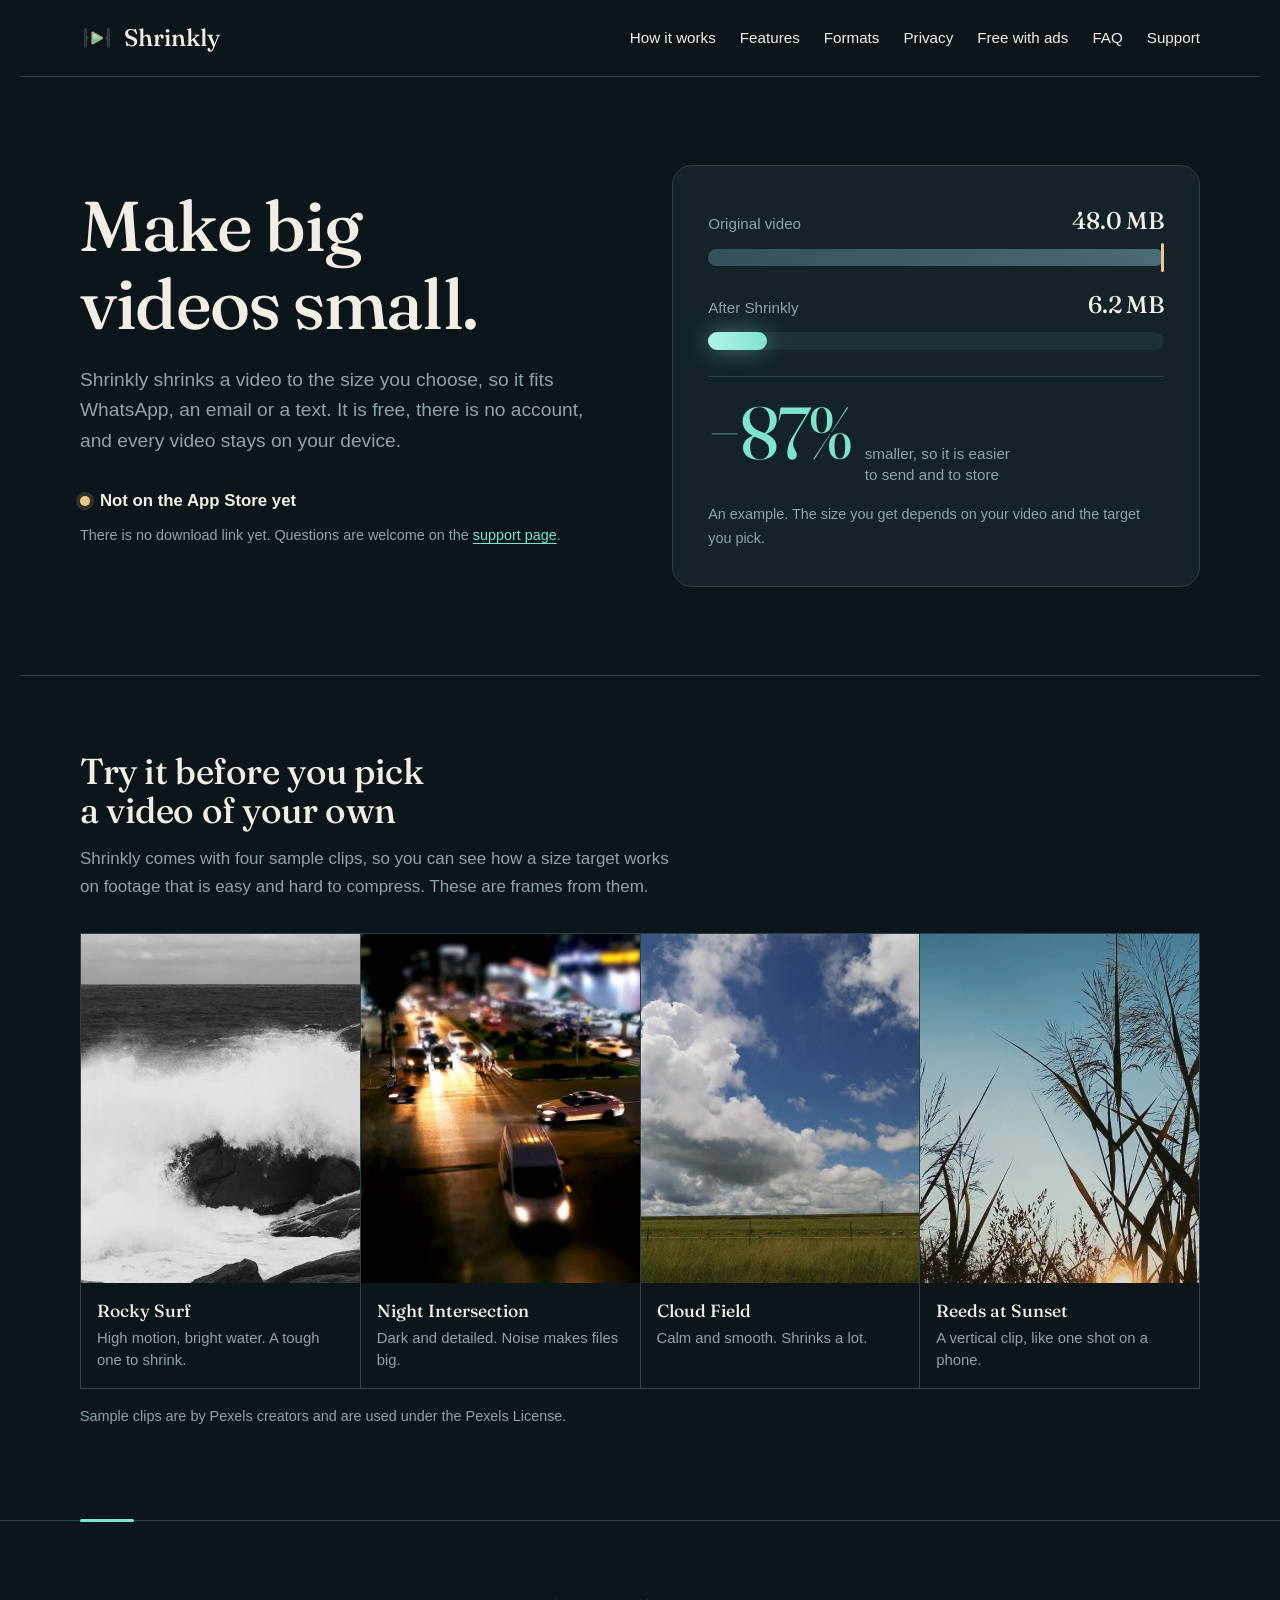
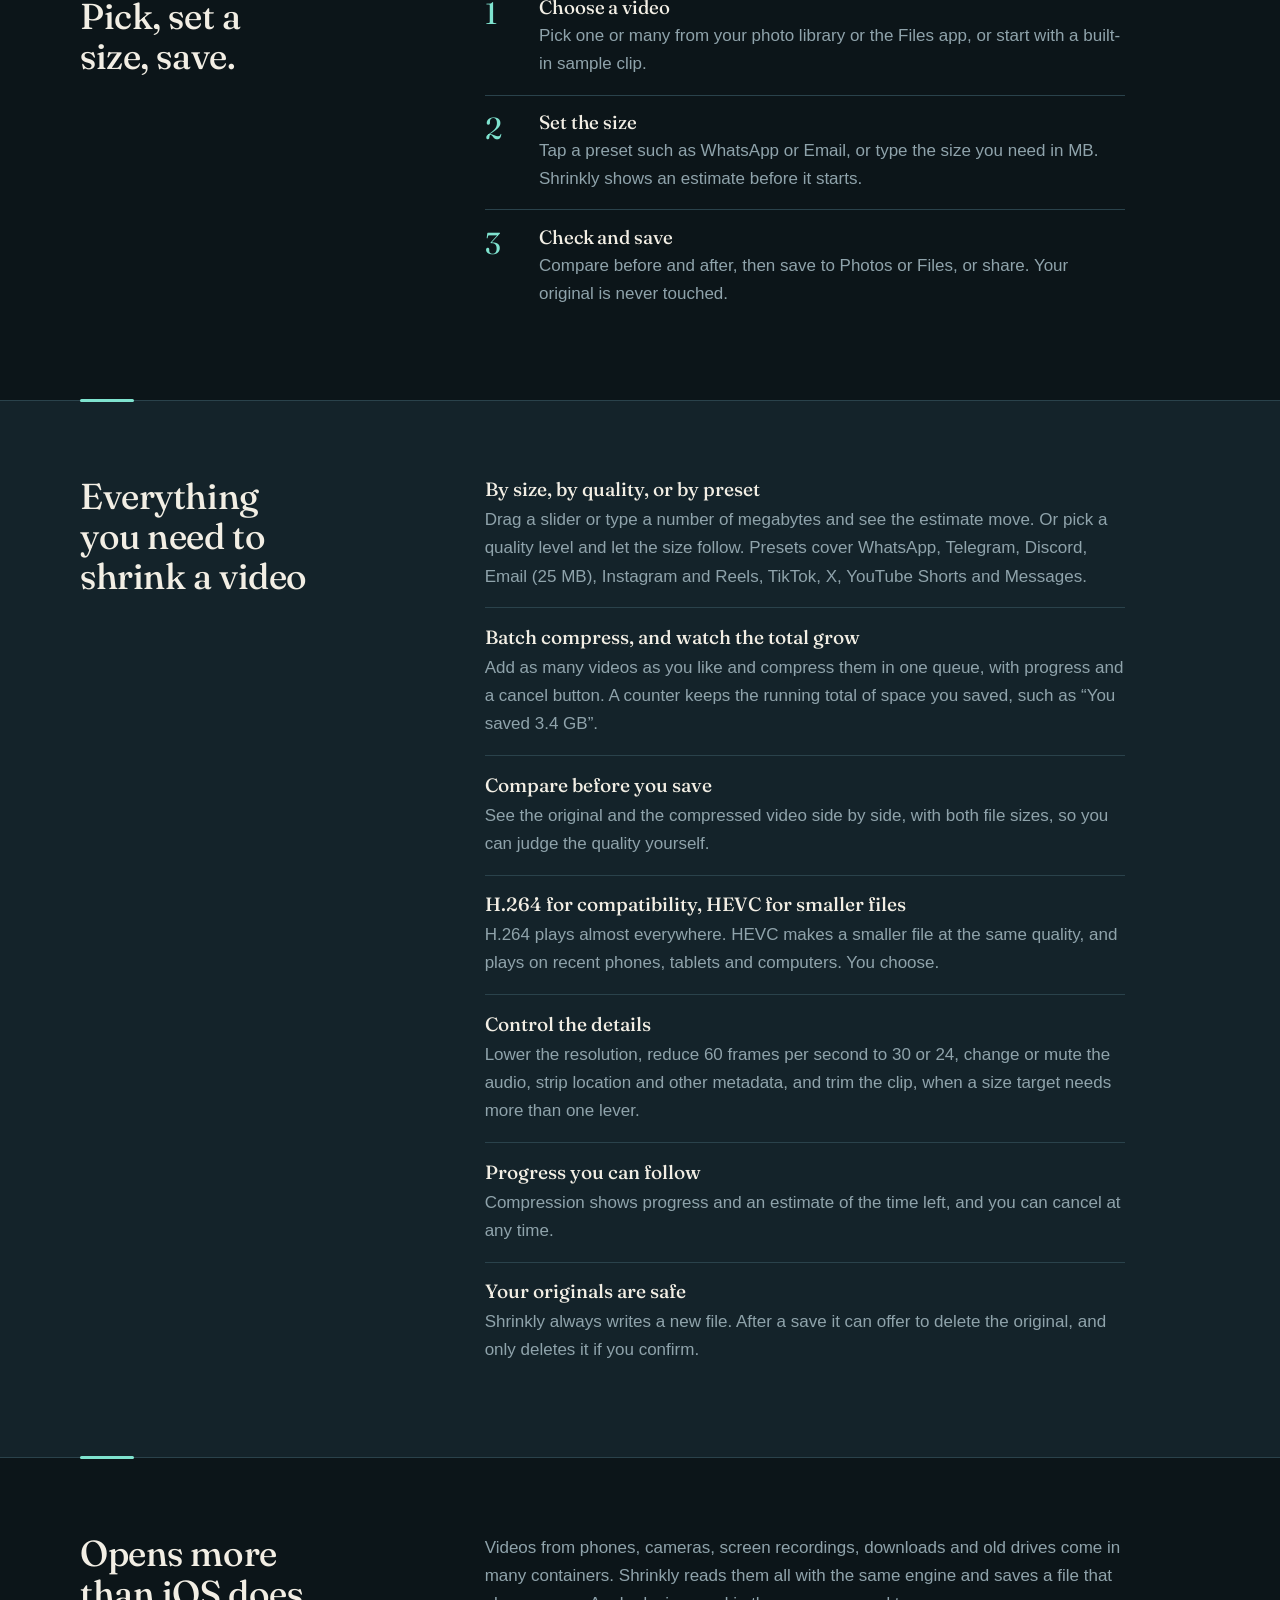
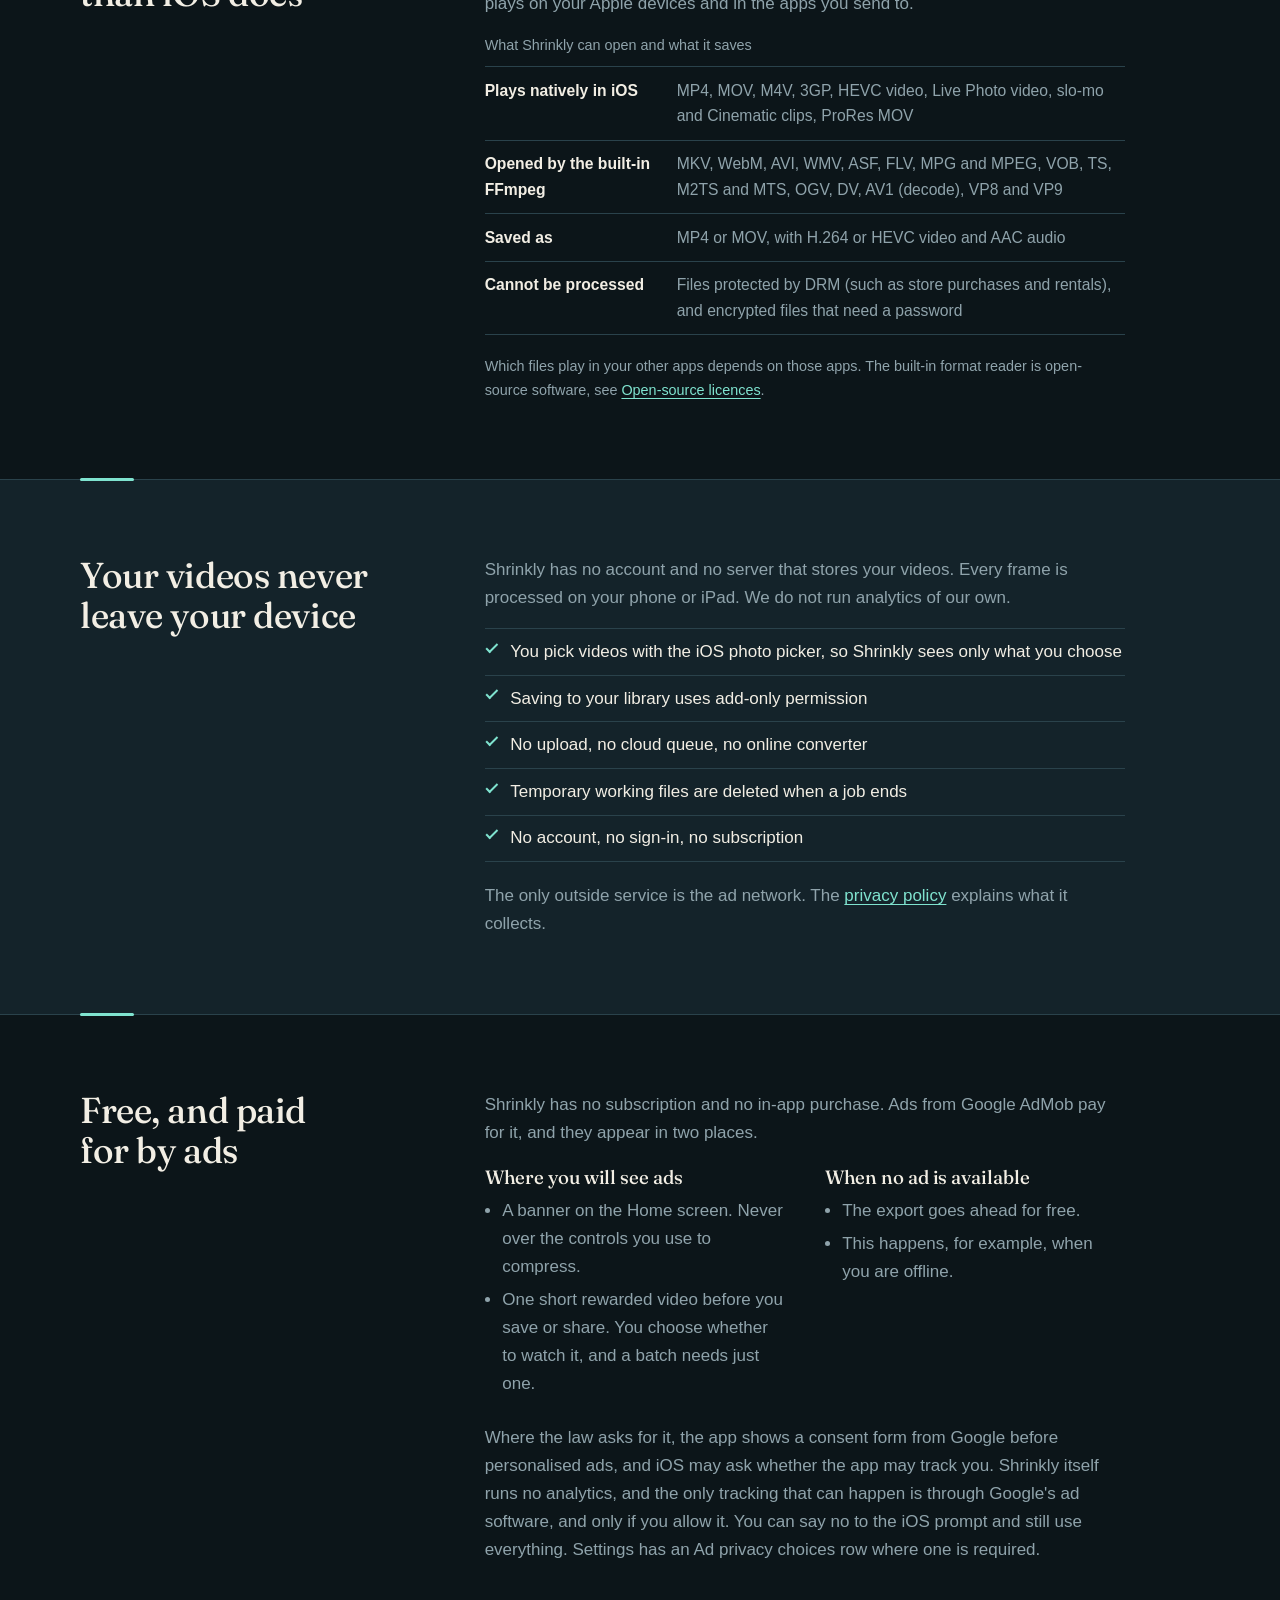
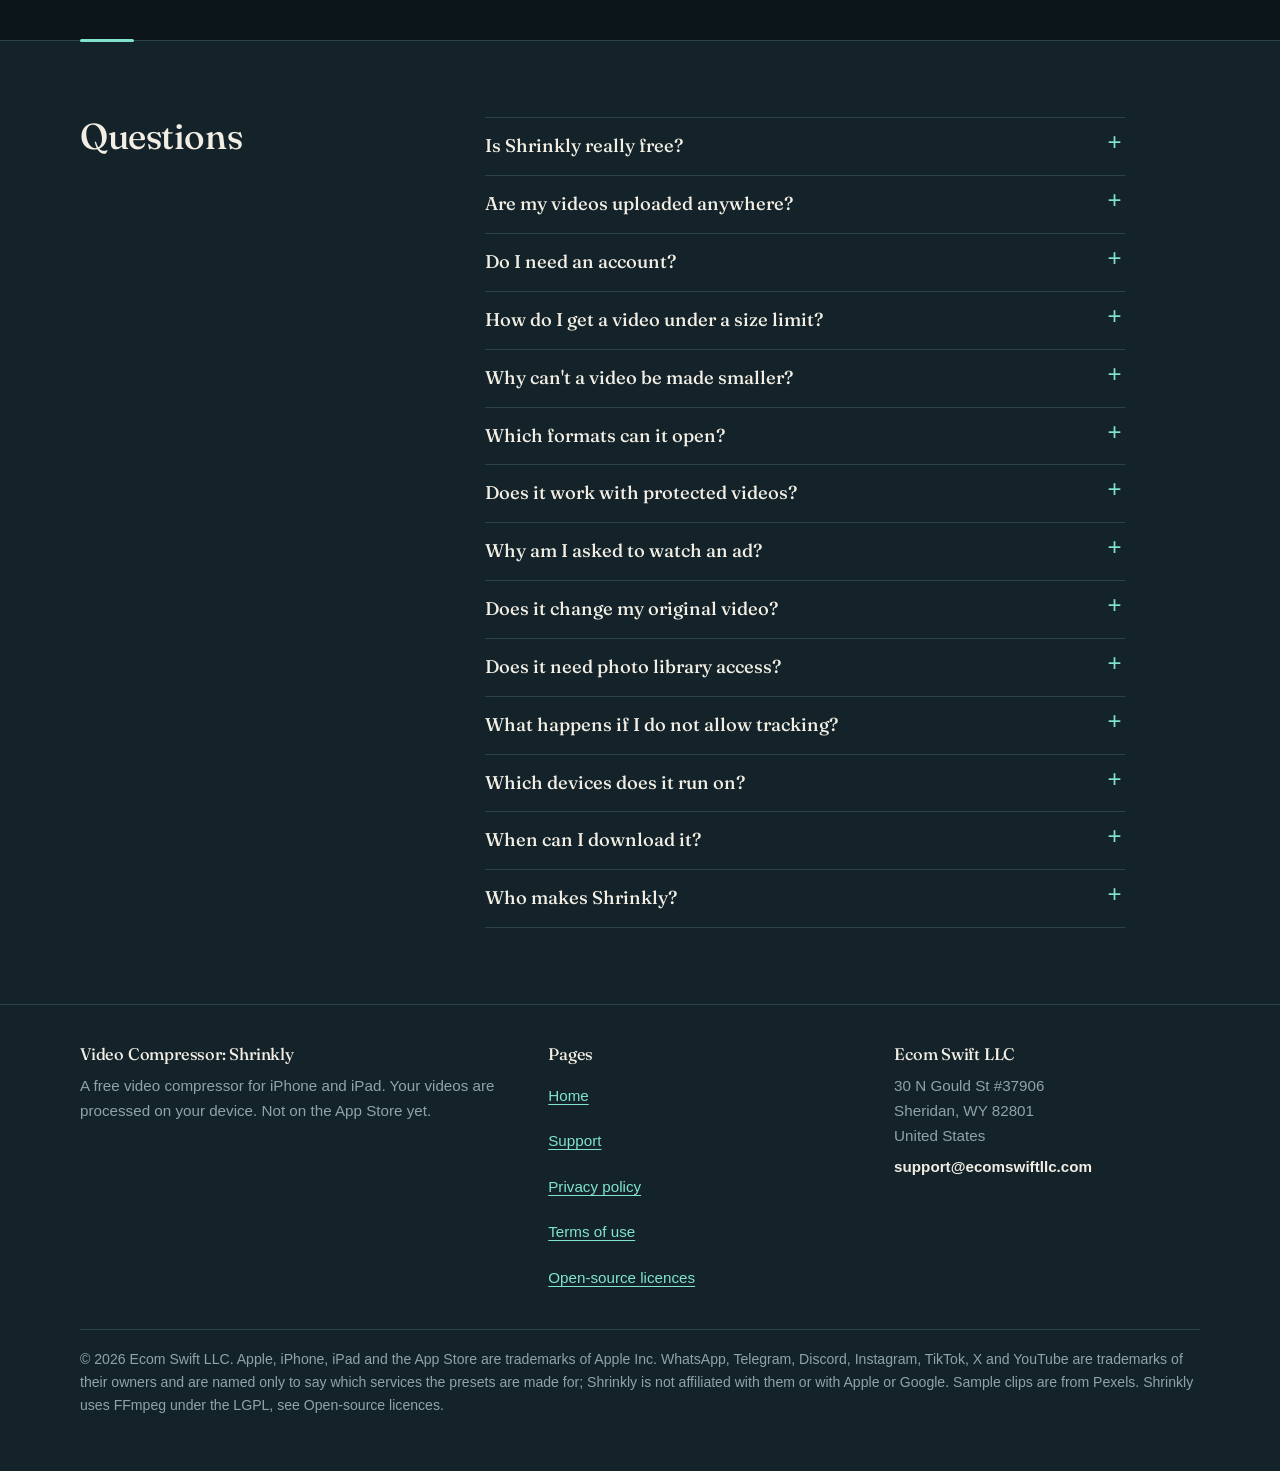
<file: website/shrinkly/index.html>
<!doctype html>
<html lang="en">
<head>
<meta charset="utf-8">
<meta name="viewport" content="width=device-width, initial-scale=1, viewport-fit=cover">
<title>Video Compressor: Shrinkly | Make big videos small</title>
<meta name="description" content="Free video compressor for iPhone and iPad. Shrink a video to a size in MB for WhatsApp, email or Messages, compress a batch, compare before and after, and keep every video on your device. No account.">
<link rel="canonical" href="https://ecomswiftllc.github.io/shrinkly/">
<meta name="theme-color" content="#0C1519">
<meta name="color-scheme" content="dark">
<link rel="icon" href="assets/favicon.svg" type="image/svg+xml">
<link rel="icon" href="assets/favicon-32.png" type="image/png" sizes="32x32">
<link rel="apple-touch-icon" href="assets/apple-touch-icon.png">
<link rel="preload" href="assets/fonts/fraunces-latin.woff2" as="font" type="font/woff2" crossorigin>
<meta property="og:type" content="website">
<meta property="og:site_name" content="Video Compressor: Shrinkly">
<meta property="og:title" content="Video Compressor: Shrinkly | Make big videos small">
<meta property="og:description" content="Free video compressor for iPhone and iPad. Shrink a video to a size in MB for WhatsApp, email or Messages, compress a batch, compare before and after, and keep every video on your device. No account.">
<meta property="og:url" content="https://ecomswiftllc.github.io/shrinkly/">
<meta property="og:image" content="https://ecomswiftllc.github.io/shrinkly/assets/og-image.png">
<meta property="og:image:width" content="1200">
<meta property="og:image:height" content="630">
<meta property="og:image:alt" content="The Shrinkly app icon, a play triangle squeezed between two brackets, next to the words Make big videos small">
<meta name="twitter:card" content="summary_large_image">
<meta name="twitter:title" content="Video Compressor: Shrinkly | Make big videos small">
<meta name="twitter:description" content="Free video compressor for iPhone and iPad. Shrink a video to a size in MB for WhatsApp, email or Messages, compress a batch, compare before and after, and keep every video on your device. No account.">
<meta name="twitter:image" content="https://ecomswiftllc.github.io/shrinkly/assets/og-image.png">
<link rel="stylesheet" href="assets/site.css">
<script type="application/ld+json">
{
  "@context": "https://schema.org",
  "@type": "SoftwareApplication",
  "name": "Video Compressor: Shrinkly",
  "alternateName": "Shrinkly",
  "url": "https://ecomswiftllc.github.io/shrinkly/",
  "applicationCategory": "MultimediaApplication",
  "operatingSystem": "iOS 17.0 or later",
  "description": "A free video compressor for iPhone and iPad. Shrink a video to a size in MB or a quality level, use presets for popular apps, compress a batch, compare before and after, and save as H.264 or HEVC. Everything is processed on the device. Supported by ads.",
  "image": "https://ecomswiftllc.github.io/shrinkly/assets/icon-512.png",
  "offers": {
    "@type": "Offer",
    "price": "0",
    "priceCurrency": "USD"
  },
  "publisher": {
    "@type": "Organization",
    "name": "Ecom Swift LLC",
    "url": "https://www.ecomswiftllc.com/",
    "address": {
      "@type": "PostalAddress",
      "streetAddress": "30 N Gould St #37906",
      "addressLocality": "Sheridan",
      "addressRegion": "WY",
      "postalCode": "82801",
      "addressCountry": "US"
    }
  },
  "featureList": [
    "Compress to a target size in MB, or by quality",
    "Presets for WhatsApp, Telegram, Discord, email, Instagram and Reels, TikTok, X, YouTube Shorts and Messages",
    "Batch compression with a total space saved counter",
    "Before and after size and quality comparison",
    "H.264 or HEVC output",
    "Opens MKV, AVI, WebM, WMV, FLV, TS and more",
    "Processed on the device, no account"
  ]
}
</script>
<script type="application/ld+json">
{
  "@context": "https://schema.org",
  "@type": "FAQPage",
  "mainEntity": [
    {
      "@type": "Question",
      "name": "Is Shrinkly really free?",
      "acceptedAnswer": {
        "@type": "Answer",
        "text": "Yes. There is no subscription, no in-app purchase, no paid version and no watermark. Ads from Google AdMob pay for the app: a banner on the Home screen, and one rewarded video that you choose to watch before you save or share."
      }
    },
    {
      "@type": "Question",
      "name": "Are my videos uploaded anywhere?",
      "acceptedAnswer": {
        "@type": "Answer",
        "text": "No. Reading, compressing, previewing and saving all happen on your device. We never receive your videos, and nothing is sent to an online converter or an AI service."
      }
    },
    {
      "@type": "Question",
      "name": "Do I need an account?",
      "acceptedAnswer": {
        "@type": "Answer",
        "text": "No. There is no sign-in and no sign-up."
      }
    },
    {
      "@type": "Question",
      "name": "How do I get a video under a size limit?",
      "acceptedAnswer": {
        "@type": "Answer",
        "text": "Choose the video, then pick a preset such as WhatsApp or Email, or type the size you need in MB. Shrinkly shows an estimate before it starts and aims for that size. Presets are starting points, and services change their limits, so check the target in the preset against the current limit of the app you are sending to."
      }
    },
    {
      "@type": "Question",
      "name": "Why can't a video be made smaller?",
      "acceptedAnswer": {
        "@type": "Answer",
        "text": "Every video has a floor. A long clip squeezed into a few megabytes needs a very low bitrate, and below a point the picture turns to blocks. When your target is lower than that, Shrinkly says so and suggests what to change: a lower resolution, a lower frame rate, HEVC, a shorter clip with the trim tool, or a bigger target."
      }
    },
    {
      "@type": "Question",
      "name": "Which formats can it open?",
      "acceptedAnswer": {
        "@type": "Answer",
        "text": "Videos that iOS plays, such as MP4, MOV and M4V, and many that it does not, such as MKV, AVI, WebM, WMV, FLV, MPEG and TS, which are read with the open-source FFmpeg library built into the app. The result is saved as an MP4 or MOV in H.264 or HEVC. See the table on this page for the list."
      }
    },
    {
      "@type": "Question",
      "name": "Does it work with protected videos?",
      "acceptedAnswer": {
        "@type": "Answer",
        "text": "No. Videos protected by digital rights management (DRM), such as purchases and rentals from streaming or download stores, cannot be read by any app other than the one that sold them. Shrinkly shows a clear message when it meets one and does not try to bypass protection."
      }
    },
    {
      "@type": "Question",
      "name": "Why am I asked to watch an ad?",
      "acceptedAnswer": {
        "@type": "Answer",
        "text": "Before a save, share or export, the app offers one short video that you choose to watch. A batch of videos needs one ad. If you choose Not now, nothing is saved and you can try again any time. If no ad is available, for example when you are offline, the export goes ahead anyway. Compressing and previewing never need an ad."
      }
    },
    {
      "@type": "Question",
      "name": "Does it change my original video?",
      "acceptedAnswer": {
        "@type": "Answer",
        "text": "Never. Shrinkly always writes a new file. After you save, it can offer to delete the original, and nothing is deleted unless you confirm."
      }
    },
    {
      "@type": "Question",
      "name": "Does it need photo library access?",
      "acceptedAnswer": {
        "@type": "Answer",
        "text": "Not to choose videos: you pick them with the iOS photo picker and Shrinkly sees only the ones you choose. To save a result, the app asks for add-only permission, which lets it add videos and does not let it read your library. You can also import from the Files app and save back to Files."
      }
    },
    {
      "@type": "Question",
      "name": "What happens if I do not allow tracking?",
      "acceptedAnswer": {
        "@type": "Answer",
        "text": "The app works the same. The ads you see will be less personalised. You can change the choice any time in iOS Settings under Privacy and Security, then Tracking. Shrinkly itself runs no analytics. If you allow tracking, only Google's ad software may use your advertising identifier for ads."
      }
    },
    {
      "@type": "Question",
      "name": "Which devices does it run on?",
      "acceptedAnswer": {
        "@type": "Answer",
        "text": "iPhone and iPad with iOS 17 or iPadOS 17 or later, in portrait and landscape."
      }
    },
    {
      "@type": "Question",
      "name": "When can I download it?",
      "acceptedAnswer": {
        "@type": "Answer",
        "text": "Shrinkly is not on the App Store yet, so there is no download link. This page will link to the App Store listing once the app is available."
      }
    },
    {
      "@type": "Question",
      "name": "Who makes Shrinkly?",
      "acceptedAnswer": {
        "@type": "Answer",
        "text": "Ecom Swift LLC, a company registered in Wyoming, United States. You can reach us on the support page."
      }
    }
  ]
}
</script>
</head>
<body>
<a class="skip" href="#main">Skip to content</a>
<header class="site-header">
  <div class="wrap">
    <a class="brand" href="./"><img src="assets/shrinkly-mark.svg" alt="" width="34" height="34">Shrinkly</a>
    <nav class="nav" aria-label="Main">
      <a href="./#how">How it works</a>
      <a href="./#features">Features</a>
      <a href="./#formats">Formats</a>
      <a href="./#private">Privacy</a>
      <a href="./#free">Free with ads</a>
      <a href="./#faq">FAQ</a>
      <a href="support/">Support</a>
    </nav>
  </div>
</header>

<main id="main">
  <section class="hero" aria-labelledby="h1">
    <div class="wrap">
      <div>
        <h1 id="h1">Make big videos small.</h1>
        <p class="lede">Shrinkly shrinks a video to the size you choose, so it fits WhatsApp, an email or a text. It is free, there is no account, and every video stays on your device.</p>
        <p class="status">Not on the App Store yet</p>
        <p class="small hero-note">There is no download link yet. Questions are welcome on the <a href="support/">support page</a>.</p>
      </div>
      <figure class="sizes" aria-labelledby="sizes-cap">
        <div class="row orig"><div class="cap"><span>Original video</span><b>48.0 MB</b></div><div class="track" aria-hidden="true"><div class="fill"></div></div></div>
        <div class="row after"><div class="cap"><span>After Shrinkly</span><b>6.2 MB</b></div><div class="track" aria-hidden="true"><div class="fill"></div></div></div>
        <div class="saved"><strong>&minus;87%</strong><span>smaller, so it is easier<br>to send and to store</span></div>
        <figcaption class="small" id="sizes-cap">An example. The size you get depends on your video and the target you pick.</figcaption>
      </figure>
    </div>
  </section>

  <section class="reel-section" aria-labelledby="h-reel">
    <div class="wrap">
      <div class="reel-head">
        <h2 id="h-reel">Try it before you pick a video of your own</h2>
        <p>Shrinkly comes with four sample clips, so you can see how a size target works on footage that is easy and hard to compress. These are frames from them.</p>
      </div>
      <ul class="reel">
        <li><figure><img src="assets/samples/rocky-surf.jpg" alt="Waves crashing on dark rocks" width="900" loading="lazy" decoding="async"><figcaption><strong>Rocky Surf</strong><span>High motion, bright water. A tough one to shrink.</span></figcaption></figure></li>
        <li><figure><img src="assets/samples/night-intersection.jpg" alt="A city intersection at night with car lights" width="900" loading="lazy" decoding="async"><figcaption><strong>Night Intersection</strong><span>Dark and detailed. Noise makes files big.</span></figcaption></figure></li>
        <li><figure><img src="assets/samples/cloud-field.jpg" alt="White clouds over a green field" width="900" loading="lazy" decoding="async"><figcaption><strong>Cloud Field</strong><span>Calm and smooth. Shrinks a lot.</span></figcaption></figure></li>
        <li><figure><img src="assets/samples/reed-sunset.jpg" alt="Reed grass in silhouette against an evening sky" width="900" loading="lazy" decoding="async"><figcaption><strong>Reeds at Sunset</strong><span>A vertical clip, like one shot on a phone.</span></figcaption></figure></li>
      </ul>
      <p class="small reel-note">Sample clips are by Pexels creators and are used under the Pexels License.</p>
    </div>
  </section>


  <section class="section" id="how" aria-labelledby="h-how">
    <div class="wrap">
      <h2 id="h-how">Pick, set a size, save.</h2>
      <div class="section-body">
        <ol class="steps">
          <li><div><h3>Choose a video</h3><p>Pick one or many from your photo library or the Files app, or start with a built-in sample clip.</p></div></li>
          <li><div><h3>Set the size</h3><p>Tap a preset such as WhatsApp or Email, or type the size you need in MB. Shrinkly shows an estimate before it starts.</p></div></li>
          <li><div><h3>Check and save</h3><p>Compare before and after, then save to Photos or Files, or share. Your original is never touched.</p></div></li>
        </ol>
      </div>
    </div>
  </section>

  <section class="section band" id="features" aria-labelledby="h-features">
    <div class="wrap">
      <h2 id="h-features">Everything you need to shrink a video</h2>
      <div class="section-body">
        <dl class="defs">
          <div><dt>By size, by quality, or by preset</dt><dd>Drag a slider or type a number of megabytes and see the estimate move. Or pick a quality level and let the size follow. Presets cover WhatsApp, Telegram, Discord, Email (25 MB), Instagram and Reels, TikTok, X, YouTube Shorts and Messages.</dd></div>
          <div><dt>Batch compress, and watch the total grow</dt><dd>Add as many videos as you like and compress them in one queue, with progress and a cancel button. A counter keeps the running total of space you saved, such as &ldquo;You saved 3.4 GB&rdquo;.</dd></div>
          <div><dt>Compare before you save</dt><dd>See the original and the compressed video side by side, with both file sizes, so you can judge the quality yourself.</dd></div>
          <div><dt>H.264 for compatibility, HEVC for smaller files</dt><dd>H.264 plays almost everywhere. HEVC makes a smaller file at the same quality, and plays on recent phones, tablets and computers. You choose.</dd></div>
          <div><dt>Control the details</dt><dd>Lower the resolution, reduce 60 frames per second to 30 or 24, change or mute the audio, strip location and other metadata, and trim the clip, when a size target needs more than one lever.</dd></div>
          <div><dt>Progress you can follow</dt><dd>Compression shows progress and an estimate of the time left, and you can cancel at any time.</dd></div>
          <div><dt>Your originals are safe</dt><dd>Shrinkly always writes a new file. After a save it can offer to delete the original, and only deletes it if you confirm.</dd></div>
        </dl>
      </div>
    </div>
  </section>

  <section class="section" id="formats" aria-labelledby="h-formats">
    <div class="wrap">
      <h2 id="h-formats">Opens more than iOS does</h2>
      <div class="section-body">
        <p>Videos from phones, cameras, screen recordings, downloads and old drives come in many containers. Shrinkly reads them all with the same engine and saves a file that plays on your Apple devices and in the apps you send to.</p>
        <div class="table-wrap">
          <table class="formats">
            <caption>What Shrinkly can open and what it saves</caption>
            <tbody>
              <tr><th scope="row">Plays natively in iOS</th><td>MP4, MOV, M4V, 3GP, HEVC video, Live Photo video, slo-mo and Cinematic clips, ProRes MOV</td></tr>
              <tr><th scope="row">Opened by the built-in FFmpeg</th><td>MKV, WebM, AVI, WMV, ASF, FLV, MPG and MPEG, VOB, TS, M2TS and MTS, OGV, DV, AV1 (decode), VP8 and VP9</td></tr>
              <tr><th scope="row">Saved as</th><td>MP4 or MOV, with H.264 or HEVC video and AAC audio</td></tr>
              <tr><th scope="row">Cannot be processed</th><td>Files protected by DRM (such as store purchases and rentals), and encrypted files that need a password</td></tr>
            </tbody>
          </table>
        </div>
        <p class="small">Which files play in your other apps depends on those apps. The built-in format reader is open-source software, see <a href="licenses/">Open-source licences</a>.</p>
      </div>
    </div>
  </section>

  <section class="section band" id="private" aria-labelledby="h-private">
    <div class="wrap">
      <h2 id="h-private">Your videos never leave your device</h2>
      <div class="section-body">
        <p>Shrinkly has no account and no server that stores your videos. Every frame is processed on your phone or iPad. We do not run analytics of our own.</p>
        <ul class="checks">
          <li>You pick videos with the iOS photo picker, so Shrinkly sees only what you choose</li>
          <li>Saving to your library uses add-only permission</li>
          <li>No upload, no cloud queue, no online converter</li>
          <li>Temporary working files are deleted when a job ends</li>
          <li>No account, no sign-in, no subscription</li>
        </ul>
        <p>The only outside service is the ad network. The <a href="privacy/">privacy policy</a> explains what it collects.</p>
      </div>
    </div>
  </section>

  <section class="section" id="free" aria-labelledby="h-free">
    <div class="wrap">
      <h2 id="h-free">Free, and paid for by ads</h2>
      <div class="section-body">
        <p>Shrinkly has no subscription and no in-app purchase. Ads from Google AdMob pay for it, and they appear in two places.</p>
        <div class="split">
          <div>
            <h3>Where you will see ads</h3>
            <ul>
              <li>A banner on the Home screen. Never over the controls you use to compress.</li>
              <li>One short rewarded video before you save or share. You choose whether to watch it, and a batch needs just one.</li>
            </ul>
          </div>
          <div>
            <h3>When no ad is available</h3>
            <ul>
              <li>The export goes ahead for free.</li>
              <li>This happens, for example, when you are offline.</li>
            </ul>
          </div>
        </div>
        <p>Where the law asks for it, the app shows a consent form from Google before personalised ads, and iOS may ask whether the app may track you. Shrinkly itself runs no analytics, and the only tracking that can happen is through Google's ad software, and only if you allow it. You can say no to the iOS prompt and still use everything. Settings has an Ad privacy choices row where one is required.</p>
      </div>
    </div>
  </section>

  <section class="section faq band" id="faq" aria-labelledby="h-faq">
    <div class="wrap">
      <h2 id="h-faq">Questions</h2>
      <div class="section-body">
        <details><summary>Is Shrinkly really free?</summary><div class="answer"><p>Yes. There is no subscription, no in-app purchase, no paid version and no watermark. Ads from Google AdMob pay for the app: a banner on the Home screen, and one rewarded video that you choose to watch before you save or share.</p></div></details>
        <details><summary>Are my videos uploaded anywhere?</summary><div class="answer"><p>No. Reading, compressing, previewing and saving all happen on your device. We never receive your videos, and nothing is sent to an online converter or an AI service.</p></div></details>
        <details><summary>Do I need an account?</summary><div class="answer"><p>No. There is no sign-in and no sign-up.</p></div></details>
        <details><summary>How do I get a video under a size limit?</summary><div class="answer"><p>Choose the video, then pick a preset such as WhatsApp or Email, or type the size you need in MB. Shrinkly shows an estimate before it starts and aims for that size. Presets are starting points, and services change their limits, so check the target in the preset against the current limit of the app you are sending to.</p></div></details>
        <details><summary>Why can&#x27;t a video be made smaller?</summary><div class="answer"><p>Every video has a floor. A long clip squeezed into a few megabytes needs a very low bitrate, and below a point the picture turns to blocks. When your target is lower than that, Shrinkly says so and suggests what to change: a lower resolution, a lower frame rate, HEVC, a shorter clip with the trim tool, or a bigger target.</p></div></details>
        <details><summary>Which formats can it open?</summary><div class="answer"><p>Videos that iOS plays, such as MP4, MOV and M4V, and many that it does not, such as MKV, AVI, WebM, WMV, FLV, MPEG and TS, which are read with the open-source FFmpeg library built into the app. The result is saved as an MP4 or MOV in H.264 or HEVC. See the table on this page for the list.</p></div></details>
        <details><summary>Does it work with protected videos?</summary><div class="answer"><p>No. Videos protected by digital rights management (DRM), such as purchases and rentals from streaming or download stores, cannot be read by any app other than the one that sold them. Shrinkly shows a clear message when it meets one and does not try to bypass protection.</p></div></details>
        <details><summary>Why am I asked to watch an ad?</summary><div class="answer"><p>Before a save, share or export, the app offers one short video that you choose to watch. A batch of videos needs one ad. If you choose Not now, nothing is saved and you can try again any time. If no ad is available, for example when you are offline, the export goes ahead anyway. Compressing and previewing never need an ad.</p></div></details>
        <details><summary>Does it change my original video?</summary><div class="answer"><p>Never. Shrinkly always writes a new file. After you save, it can offer to delete the original, and nothing is deleted unless you confirm.</p></div></details>
        <details><summary>Does it need photo library access?</summary><div class="answer"><p>Not to choose videos: you pick them with the iOS photo picker and Shrinkly sees only the ones you choose. To save a result, the app asks for add-only permission, which lets it add videos and does not let it read your library. You can also import from the Files app and save back to Files.</p></div></details>
        <details><summary>What happens if I do not allow tracking?</summary><div class="answer"><p>The app works the same. The ads you see will be less personalised. You can change the choice any time in iOS Settings under Privacy and Security, then Tracking. Shrinkly itself runs no analytics. If you allow tracking, only Google's ad software may use your advertising identifier for ads.</p></div></details>
        <details><summary>Which devices does it run on?</summary><div class="answer"><p>iPhone and iPad with iOS 17 or iPadOS 17 or later, in portrait and landscape.</p></div></details>
        <details><summary>When can I download it?</summary><div class="answer"><p>Shrinkly is not on the App Store yet, so there is no download link. This page will link to the App Store listing once the app is available.</p></div></details>
        <details><summary>Who makes Shrinkly?</summary><div class="answer"><p>Ecom Swift LLC, a company registered in Wyoming, United States. You can reach us on the <a href="support/">support page</a>.</p></div></details>
      </div>
    </div>
  </section>
</main>
<footer class="site-footer">
  <div class="wrap">
    <div>
      <h2>Video Compressor: Shrinkly</h2>
      <p>A free video compressor for iPhone and iPad. Your videos are processed on your device. Not on the App Store yet.</p>
    </div>
    <nav aria-label="Footer">
      <h2>Pages</h2>
      <ul>
        <li><a href="./">Home</a></li>
        <li><a href="support/">Support</a></li>
        <li><a href="privacy/">Privacy policy</a></li>
        <li><a href="terms/">Terms of use</a></li>
        <li><a href="licenses/">Open-source licences</a></li>
      </ul>
    </nav>
    <div>
      <h2>Ecom Swift LLC</h2>
      <p>30 N Gould St #37906<br>Sheridan, WY 82801<br>United States</p>
      <p class="email">support@ecomswiftllc.com</p>
    </div>
    <p class="legalline">&copy; 2026 Ecom Swift LLC. Apple, iPhone, iPad and the App Store are trademarks of Apple Inc. WhatsApp, Telegram, Discord, Instagram, TikTok, X and YouTube are trademarks of their owners and are named only to say which services the presets are made for; Shrinkly is not affiliated with them or with Apple or Google. Sample clips are from Pexels. Shrinkly uses FFmpeg under the LGPL, see Open-source licences.</p>
  </div>
</footer>
</body>
</html>
</file>
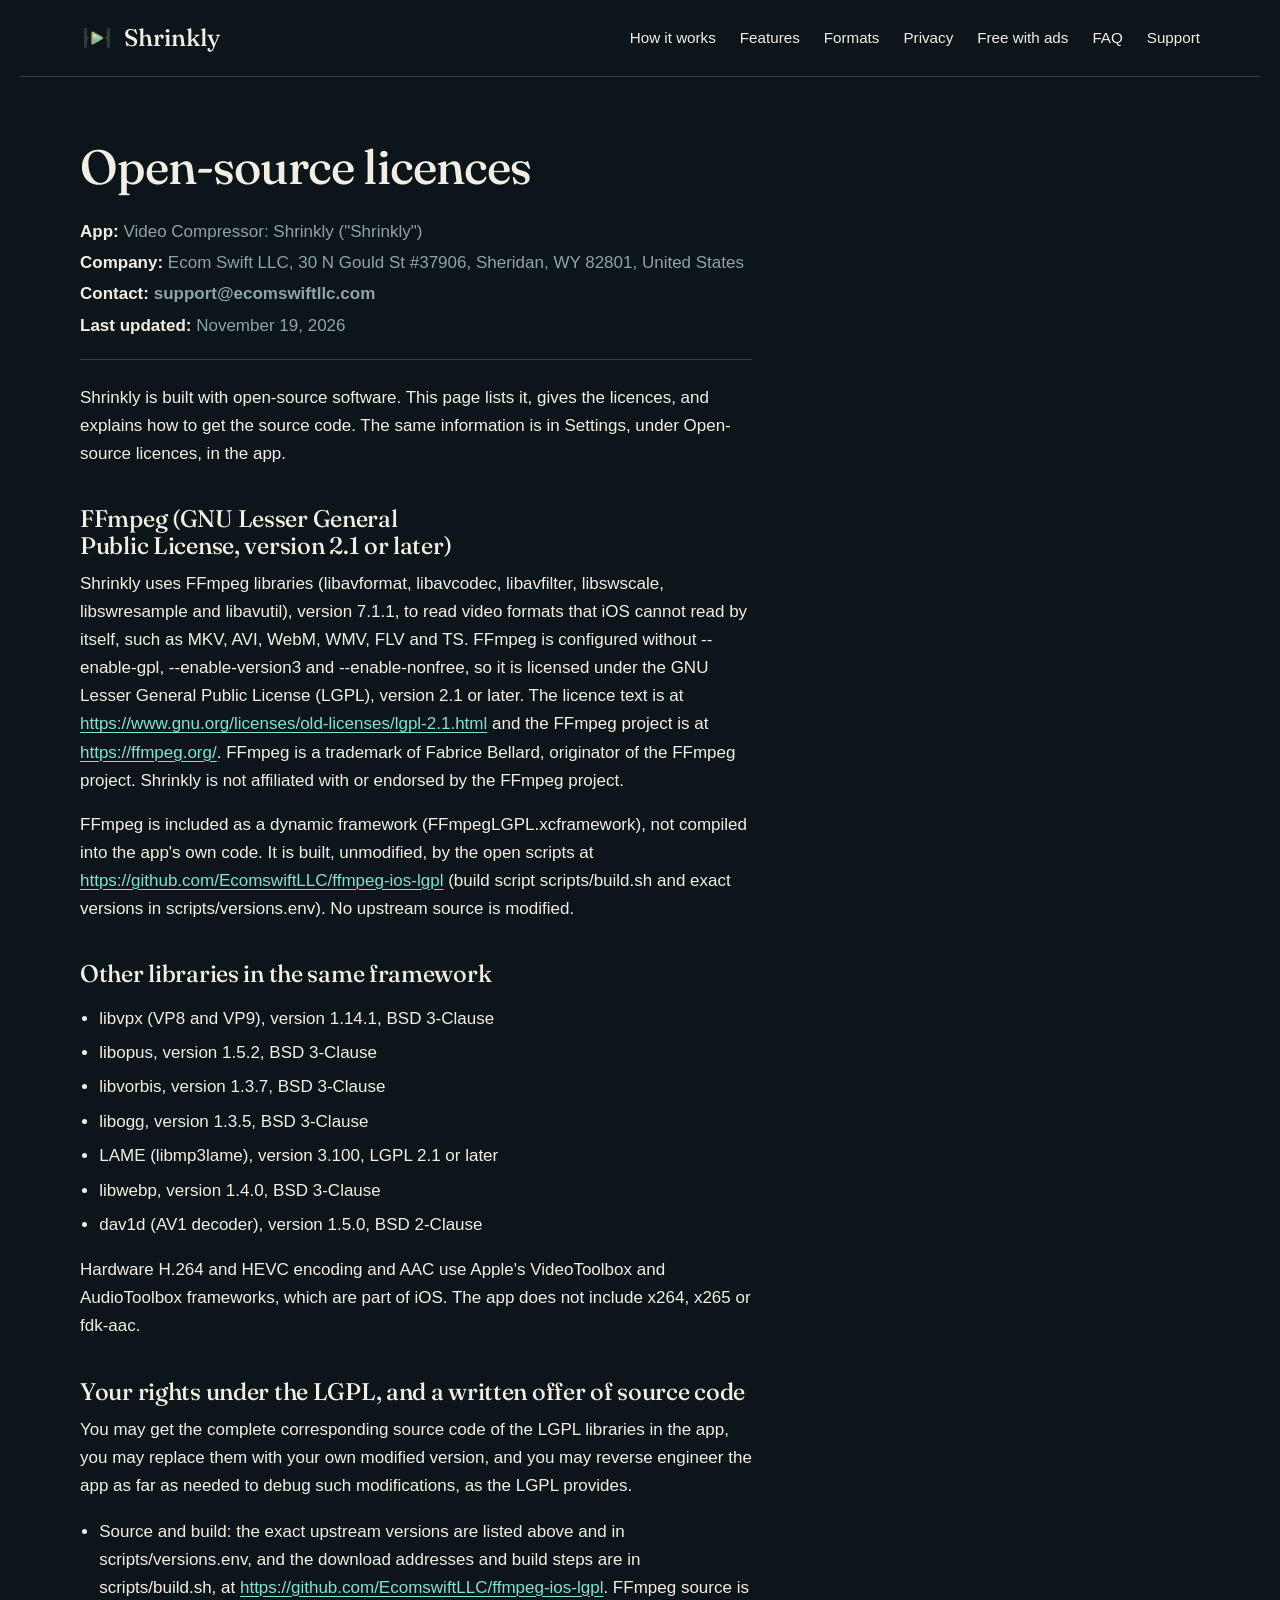
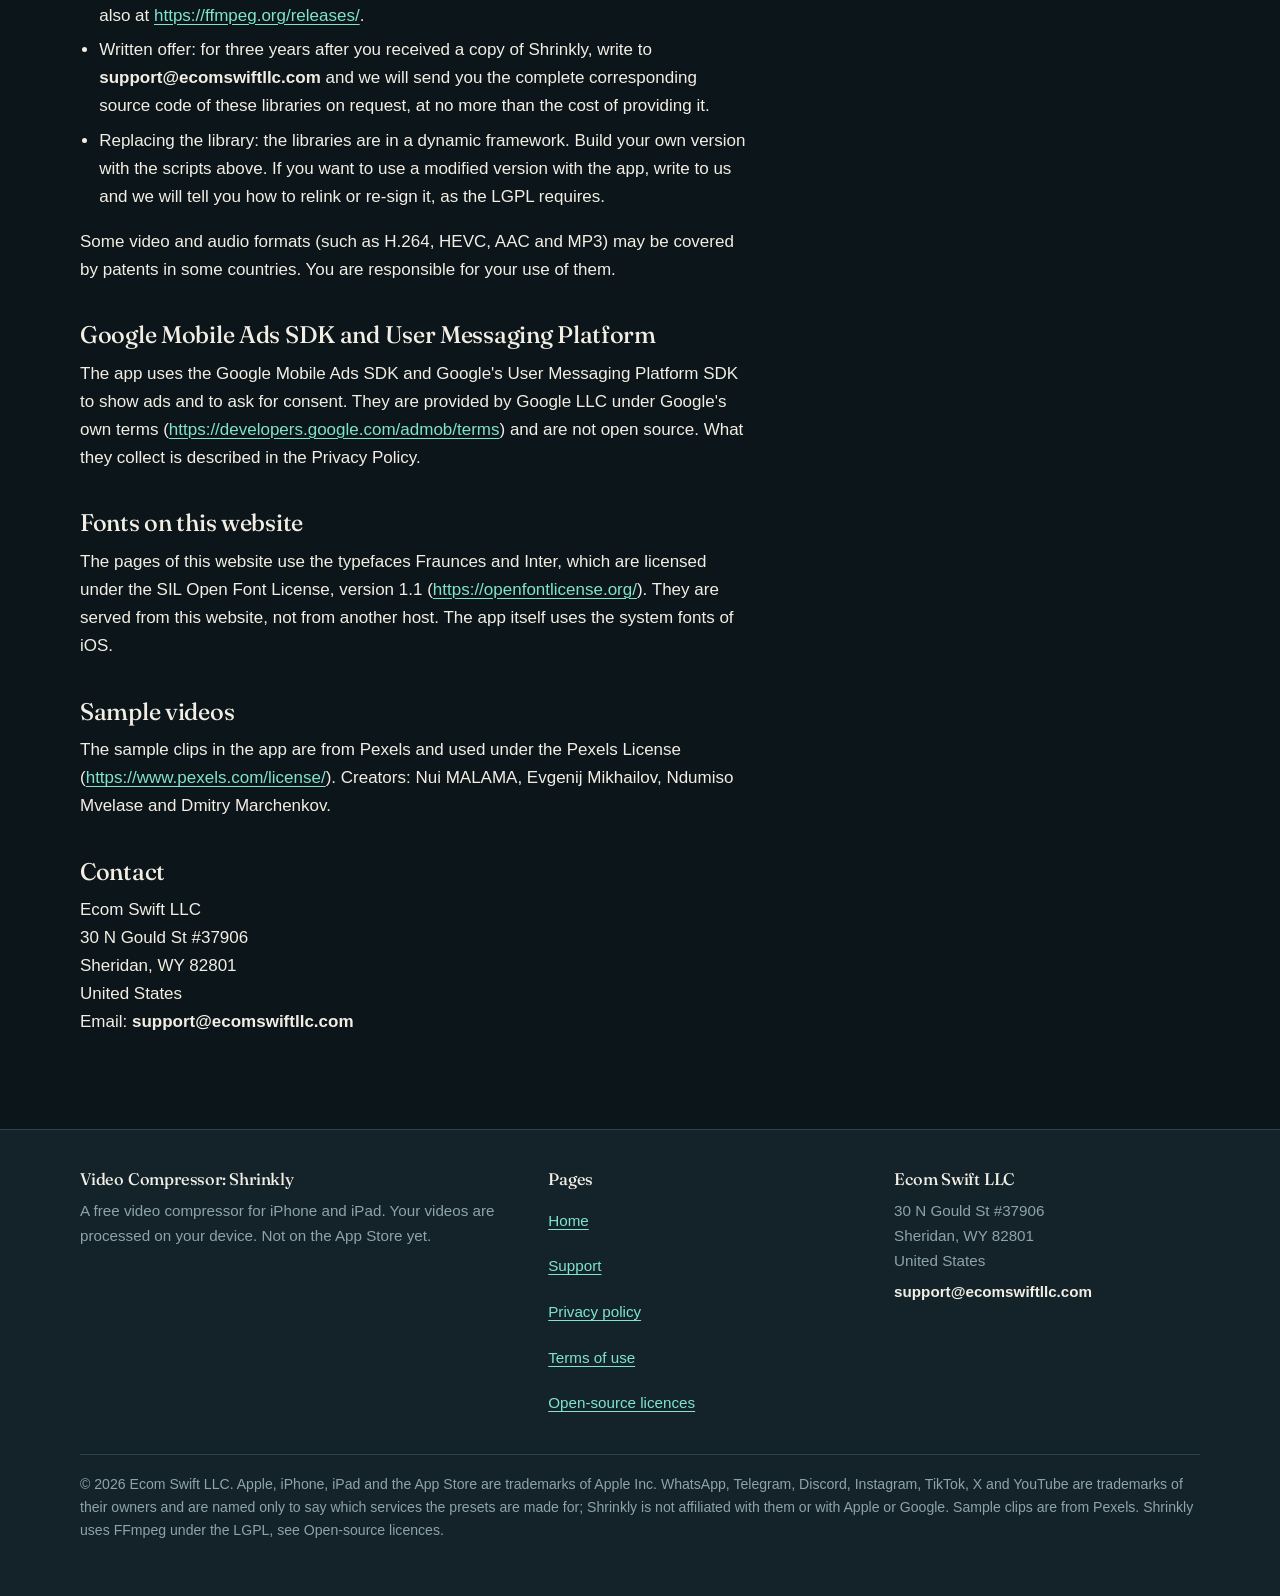
<file: website/shrinkly/licenses/index.html>
<!doctype html>
<html lang="en">
<head>
<meta charset="utf-8">
<meta name="viewport" content="width=device-width, initial-scale=1, viewport-fit=cover">
<title>Open-source licences | Video Compressor: Shrinkly</title>
<meta name="description" content="Open-source licences and source code offer for Video Compressor: Shrinkly: FFmpeg under the LGPL 2.1 or later, libvpx, libopus, libvorbis, LAME, libwebp and dav1d.">
<link rel="canonical" href="https://ecomswiftllc.github.io/shrinkly/licenses/">
<meta name="theme-color" content="#0C1519">
<meta name="color-scheme" content="dark">
<link rel="icon" href="../assets/favicon.svg" type="image/svg+xml">
<link rel="icon" href="../assets/favicon-32.png" type="image/png" sizes="32x32">
<link rel="apple-touch-icon" href="../assets/apple-touch-icon.png">
<link rel="preload" href="../assets/fonts/fraunces-latin.woff2" as="font" type="font/woff2" crossorigin>
<meta property="og:type" content="website">
<meta property="og:site_name" content="Video Compressor: Shrinkly">
<meta property="og:title" content="Open-source licences | Video Compressor: Shrinkly">
<meta property="og:description" content="Open-source licences and source code offer for Video Compressor: Shrinkly: FFmpeg under the LGPL 2.1 or later, libvpx, libopus, libvorbis, LAME, libwebp and dav1d.">
<meta property="og:url" content="https://ecomswiftllc.github.io/shrinkly/licenses/">
<meta property="og:image" content="https://ecomswiftllc.github.io/shrinkly/assets/og-image.png">
<meta property="og:image:width" content="1200">
<meta property="og:image:height" content="630">
<meta property="og:image:alt" content="The Shrinkly app icon, a play triangle squeezed between two brackets, next to the words Make big videos small">
<meta name="twitter:card" content="summary_large_image">
<meta name="twitter:title" content="Open-source licences | Video Compressor: Shrinkly">
<meta name="twitter:description" content="Open-source licences and source code offer for Video Compressor: Shrinkly: FFmpeg under the LGPL 2.1 or later, libvpx, libopus, libvorbis, LAME, libwebp and dav1d.">
<meta name="twitter:image" content="https://ecomswiftllc.github.io/shrinkly/assets/og-image.png">
<link rel="stylesheet" href="../assets/site.css">
</head>
<body>
<a class="skip" href="#main">Skip to content</a>
<header class="site-header">
  <div class="wrap">
    <a class="brand" href="../"><img src="../assets/shrinkly-mark.svg" alt="" width="34" height="34">Shrinkly</a>
    <nav class="nav" aria-label="Main">
      <a href="../#how">How it works</a>
      <a href="../#features">Features</a>
      <a href="../#formats">Formats</a>
      <a href="../#private">Privacy</a>
      <a href="../#free">Free with ads</a>
      <a href="../#faq">FAQ</a>
      <a href="../support/">Support</a>
    </nav>
  </div>
</header>

<main id="main">
  <div class="page">
    <div class="wrap">
      <article class="doc">
<h1>Open-source licences</h1>
<div class="meta">
<p><strong>App:</strong> Video Compressor: Shrinkly ("Shrinkly")</p>
<p><strong>Company:</strong> Ecom Swift LLC, 30 N Gould St #37906, Sheridan, WY 82801, United States</p>
<p><strong>Contact:</strong> <span class="email">support@ecomswiftllc.com</span></p>
<p><strong>Last updated:</strong> November 19, 2026</p>
</div>
<p>Shrinkly is built with open-source software. This page lists it, gives the licences, and explains how to get the source code. The same information is in Settings, under Open-source licences, in the app.</p>
<h2>FFmpeg (GNU Lesser General Public License, version 2.1 or later)</h2>
<p>Shrinkly uses FFmpeg libraries (libavformat, libavcodec, libavfilter, libswscale, libswresample and libavutil), version 7.1.1, to read video formats that iOS cannot read by itself, such as MKV, AVI, WebM, WMV, FLV and TS. FFmpeg is configured without --enable-gpl, --enable-version3 and --enable-nonfree, so it is licensed under the GNU Lesser General Public License (LGPL), version 2.1 or later. The licence text is at <a href="https://www.gnu.org/licenses/old-licenses/lgpl-2.1.html" rel="noopener">https://www.gnu.org/licenses/old-licenses/lgpl-2.1.html</a> and the FFmpeg project is at <a href="https://ffmpeg.org/" rel="noopener">https://ffmpeg.org/</a>. FFmpeg is a trademark of Fabrice Bellard, originator of the FFmpeg project. Shrinkly is not affiliated with or endorsed by the FFmpeg project.</p>
<p>FFmpeg is included as a dynamic framework (FFmpegLGPL.xcframework), not compiled into the app's own code. It is built, unmodified, by the open scripts at <a href="https://github.com/EcomswiftLLC/ffmpeg-ios-lgpl" rel="noopener">https://github.com/EcomswiftLLC/ffmpeg-ios-lgpl</a> (build script scripts/build.sh and exact versions in scripts/versions.env). No upstream source is modified.</p>
<h2>Other libraries in the same framework</h2>
<ul><li>libvpx (VP8 and VP9), version 1.14.1, BSD 3-Clause</li><li>libopus, version 1.5.2, BSD 3-Clause</li><li>libvorbis, version 1.3.7, BSD 3-Clause</li><li>libogg, version 1.3.5, BSD 3-Clause</li><li>LAME (libmp3lame), version 3.100, LGPL 2.1 or later</li><li>libwebp, version 1.4.0, BSD 3-Clause</li><li>dav1d (AV1 decoder), version 1.5.0, BSD 2-Clause</li></ul>
<p>Hardware H.264 and HEVC encoding and AAC use Apple's VideoToolbox and AudioToolbox frameworks, which are part of iOS. The app does not include x264, x265 or fdk-aac.</p>
<h2>Your rights under the LGPL, and a written offer of source code</h2>
<p>You may get the complete corresponding source code of the LGPL libraries in the app, you may replace them with your own modified version, and you may reverse engineer the app as far as needed to debug such modifications, as the LGPL provides.</p>
<ul><li>Source and build: the exact upstream versions are listed above and in scripts/versions.env, and the download addresses and build steps are in scripts/build.sh, at <a href="https://github.com/EcomswiftLLC/ffmpeg-ios-lgpl" rel="noopener">https://github.com/EcomswiftLLC/ffmpeg-ios-lgpl</a>. FFmpeg source is also at <a href="https://ffmpeg.org/releases/" rel="noopener">https://ffmpeg.org/releases/</a>.</li><li>Written offer: for three years after you received a copy of Shrinkly, write to <span class="email">support@ecomswiftllc.com</span> and we will send you the complete corresponding source code of these libraries on request, at no more than the cost of providing it.</li><li>Replacing the library: the libraries are in a dynamic framework. Build your own version with the scripts above. If you want to use a modified version with the app, write to us and we will tell you how to relink or re-sign it, as the LGPL requires.</li></ul>
<p>Some video and audio formats (such as H.264, HEVC, AAC and MP3) may be covered by patents in some countries. You are responsible for your use of them.</p>
<h2>Google Mobile Ads SDK and User Messaging Platform</h2>
<p>The app uses the Google Mobile Ads SDK and Google's User Messaging Platform SDK to show ads and to ask for consent. They are provided by Google LLC under Google's own terms (<a href="https://developers.google.com/admob/terms" rel="noopener">https://developers.google.com/admob/terms</a>) and are not open source. What they collect is described in the Privacy Policy.</p>
<h2>Fonts on this website</h2>
<p>The pages of this website use the typefaces Fraunces and Inter, which are licensed under the SIL Open Font License, version 1.1 (<a href="https://openfontlicense.org/" rel="noopener">https://openfontlicense.org/</a>). They are served from this website, not from another host. The app itself uses the system fonts of iOS.</p>
<h2>Sample videos</h2>
<p>The sample clips in the app are from Pexels and used under the Pexels License (<a href="https://www.pexels.com/license/" rel="noopener">https://www.pexels.com/license/</a>). Creators: Nui MALAMA, Evgenij Mikhailov, Ndumiso Mvelase and Dmitry Marchenkov.</p>
<h2>Contact</h2>
<p>Ecom Swift LLC<br>30 N Gould St #37906<br>Sheridan, WY 82801<br>United States<br>Email: <span class="email">support@ecomswiftllc.com</span></p>
      </article>
    </div>
  </div>
</main>
<footer class="site-footer">
  <div class="wrap">
    <div>
      <h2>Video Compressor: Shrinkly</h2>
      <p>A free video compressor for iPhone and iPad. Your videos are processed on your device. Not on the App Store yet.</p>
    </div>
    <nav aria-label="Footer">
      <h2>Pages</h2>
      <ul>
        <li><a href="../">Home</a></li>
        <li><a href="../support/">Support</a></li>
        <li><a href="../privacy/">Privacy policy</a></li>
        <li><a href="../terms/">Terms of use</a></li>
        <li><a href="../licenses/">Open-source licences</a></li>
      </ul>
    </nav>
    <div>
      <h2>Ecom Swift LLC</h2>
      <p>30 N Gould St #37906<br>Sheridan, WY 82801<br>United States</p>
      <p class="email">support@ecomswiftllc.com</p>
    </div>
    <p class="legalline">&copy; 2026 Ecom Swift LLC. Apple, iPhone, iPad and the App Store are trademarks of Apple Inc. WhatsApp, Telegram, Discord, Instagram, TikTok, X and YouTube are trademarks of their owners and are named only to say which services the presets are made for; Shrinkly is not affiliated with them or with Apple or Google. Sample clips are from Pexels. Shrinkly uses FFmpeg under the LGPL, see Open-source licences.</p>
  </div>
</footer>
</body>
</html>
</file>
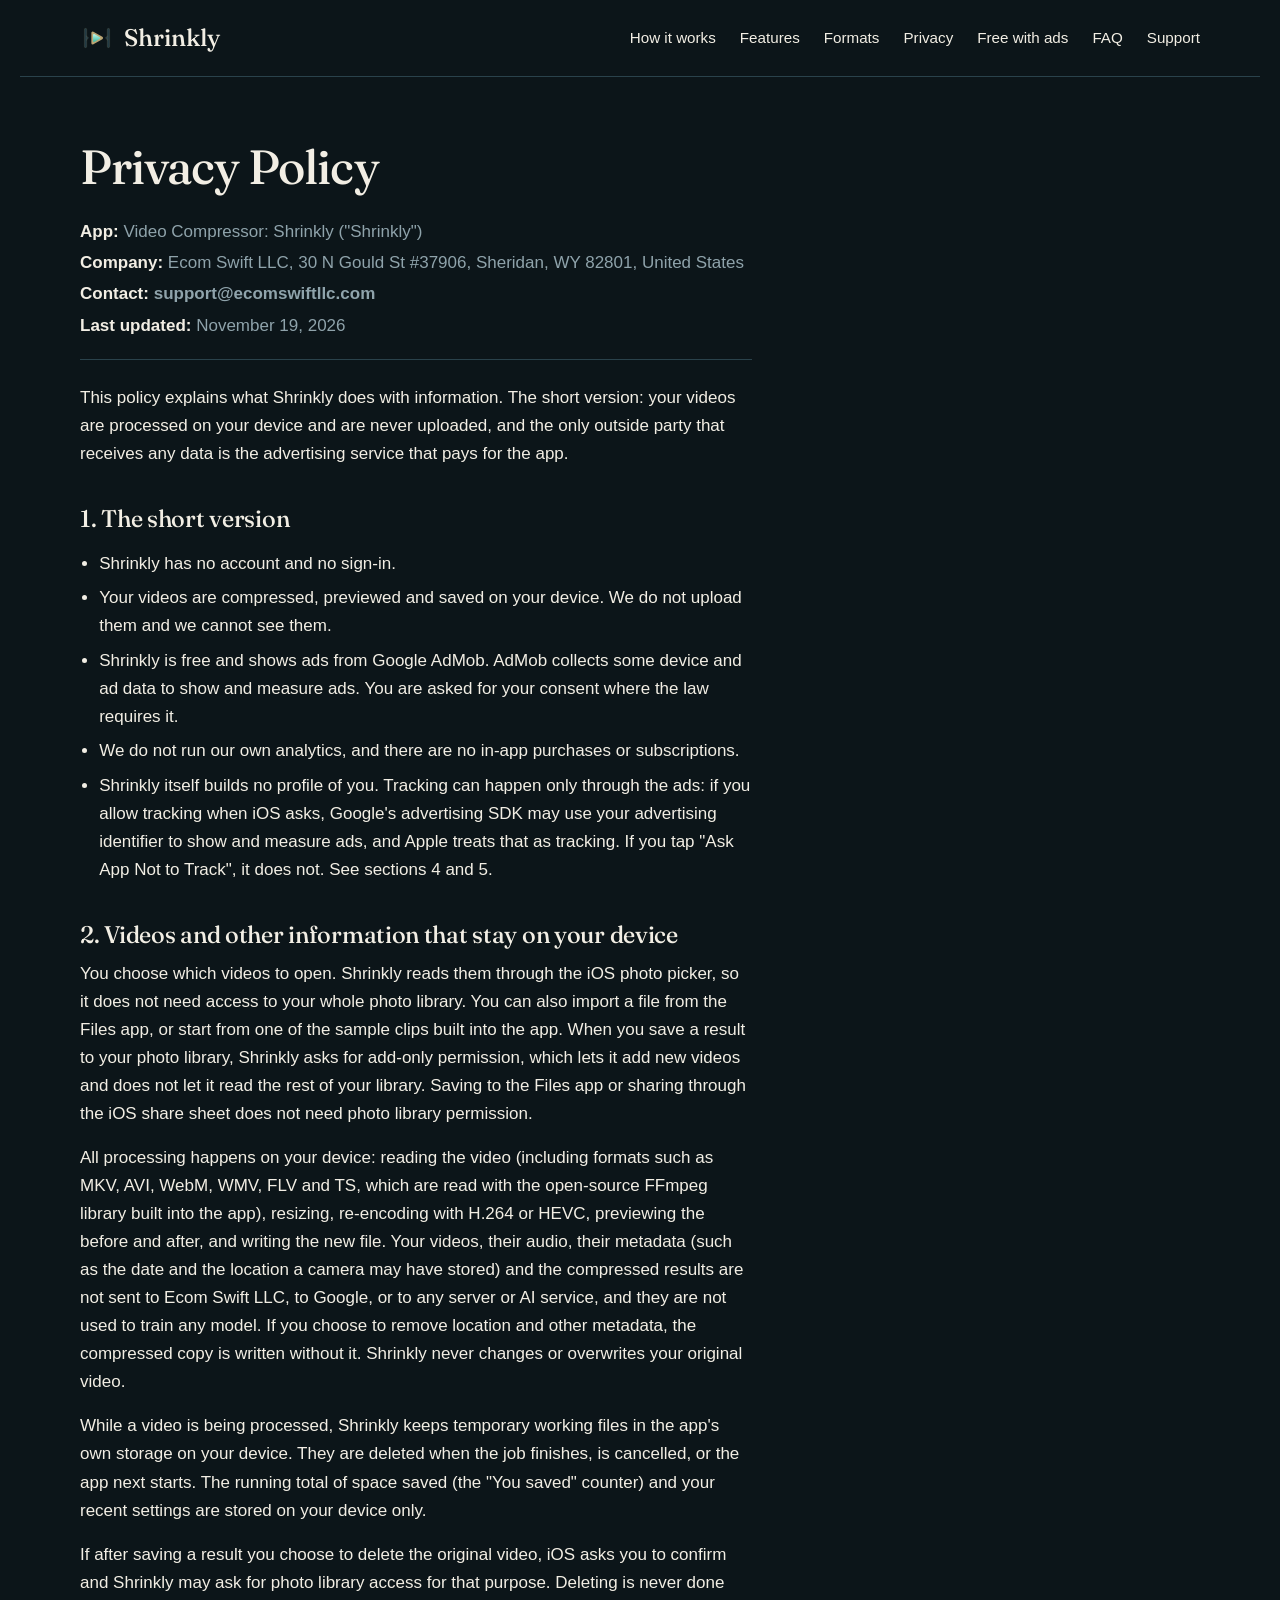
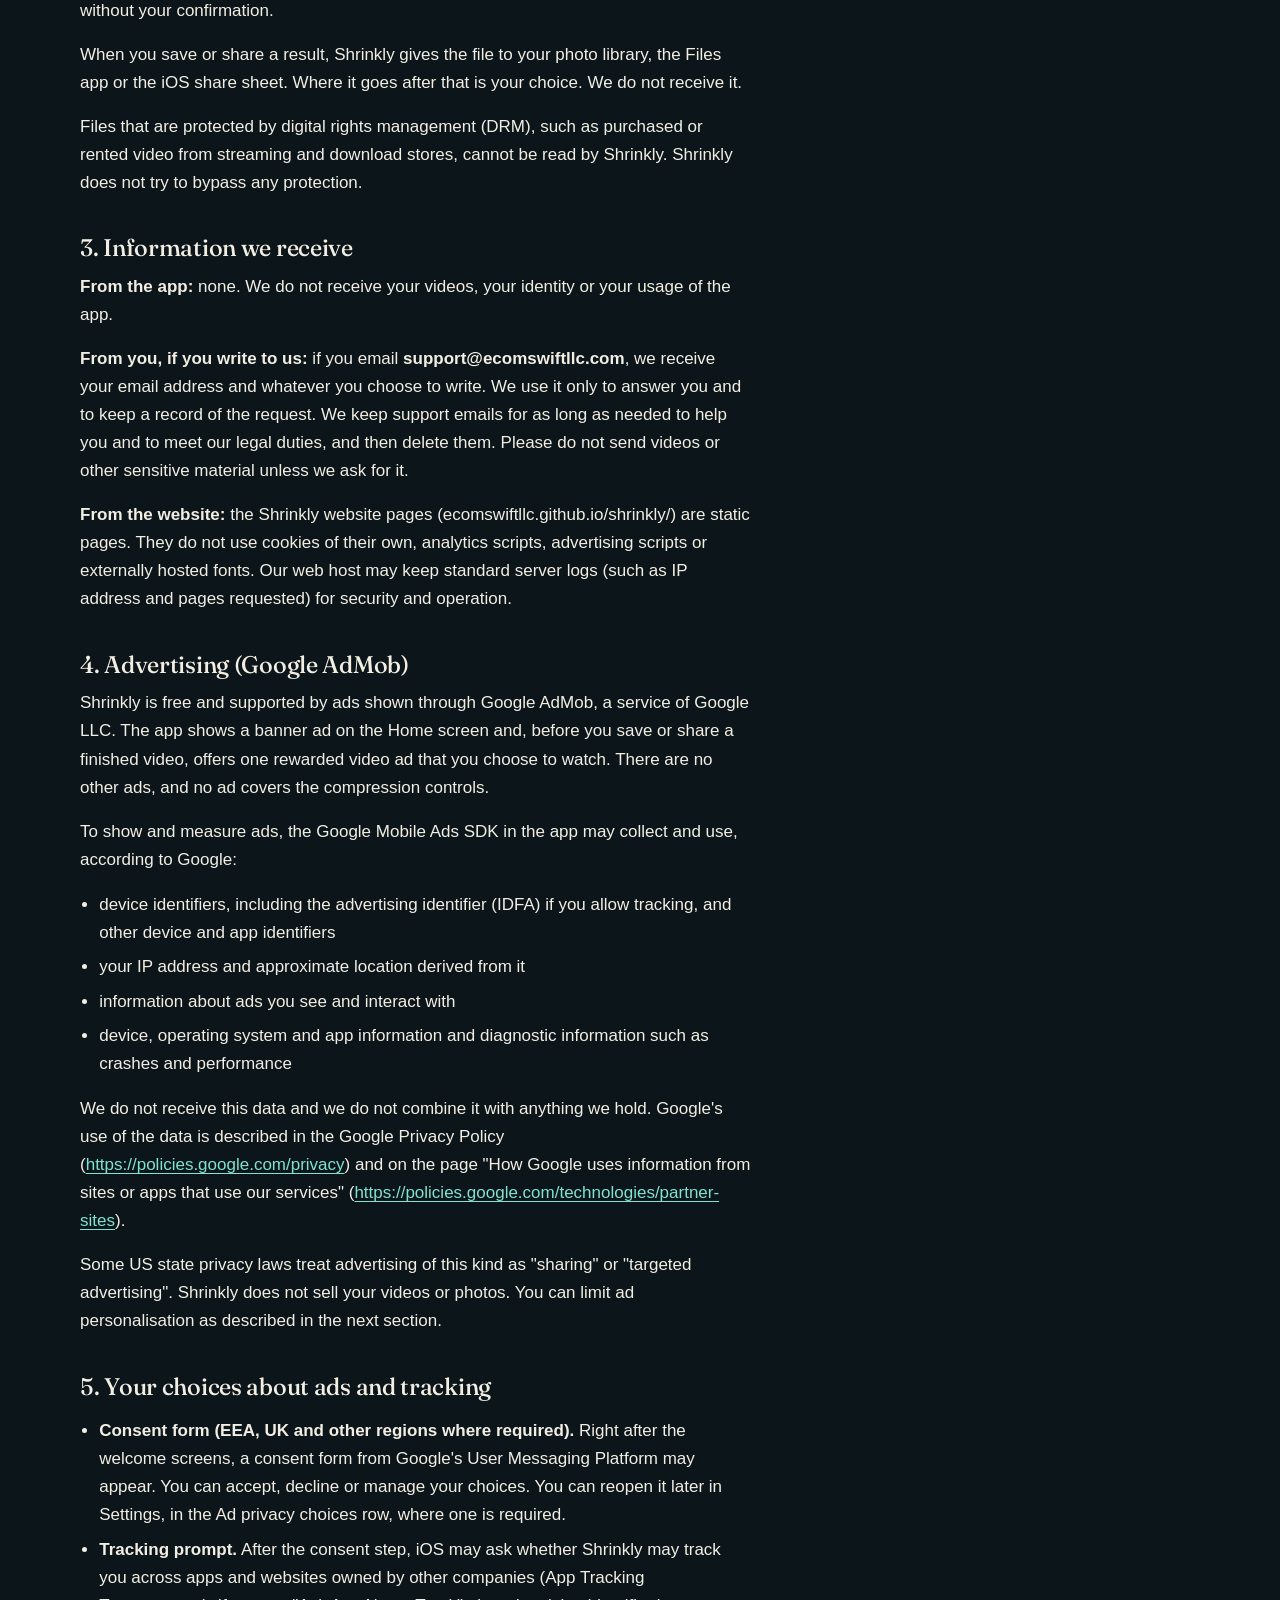
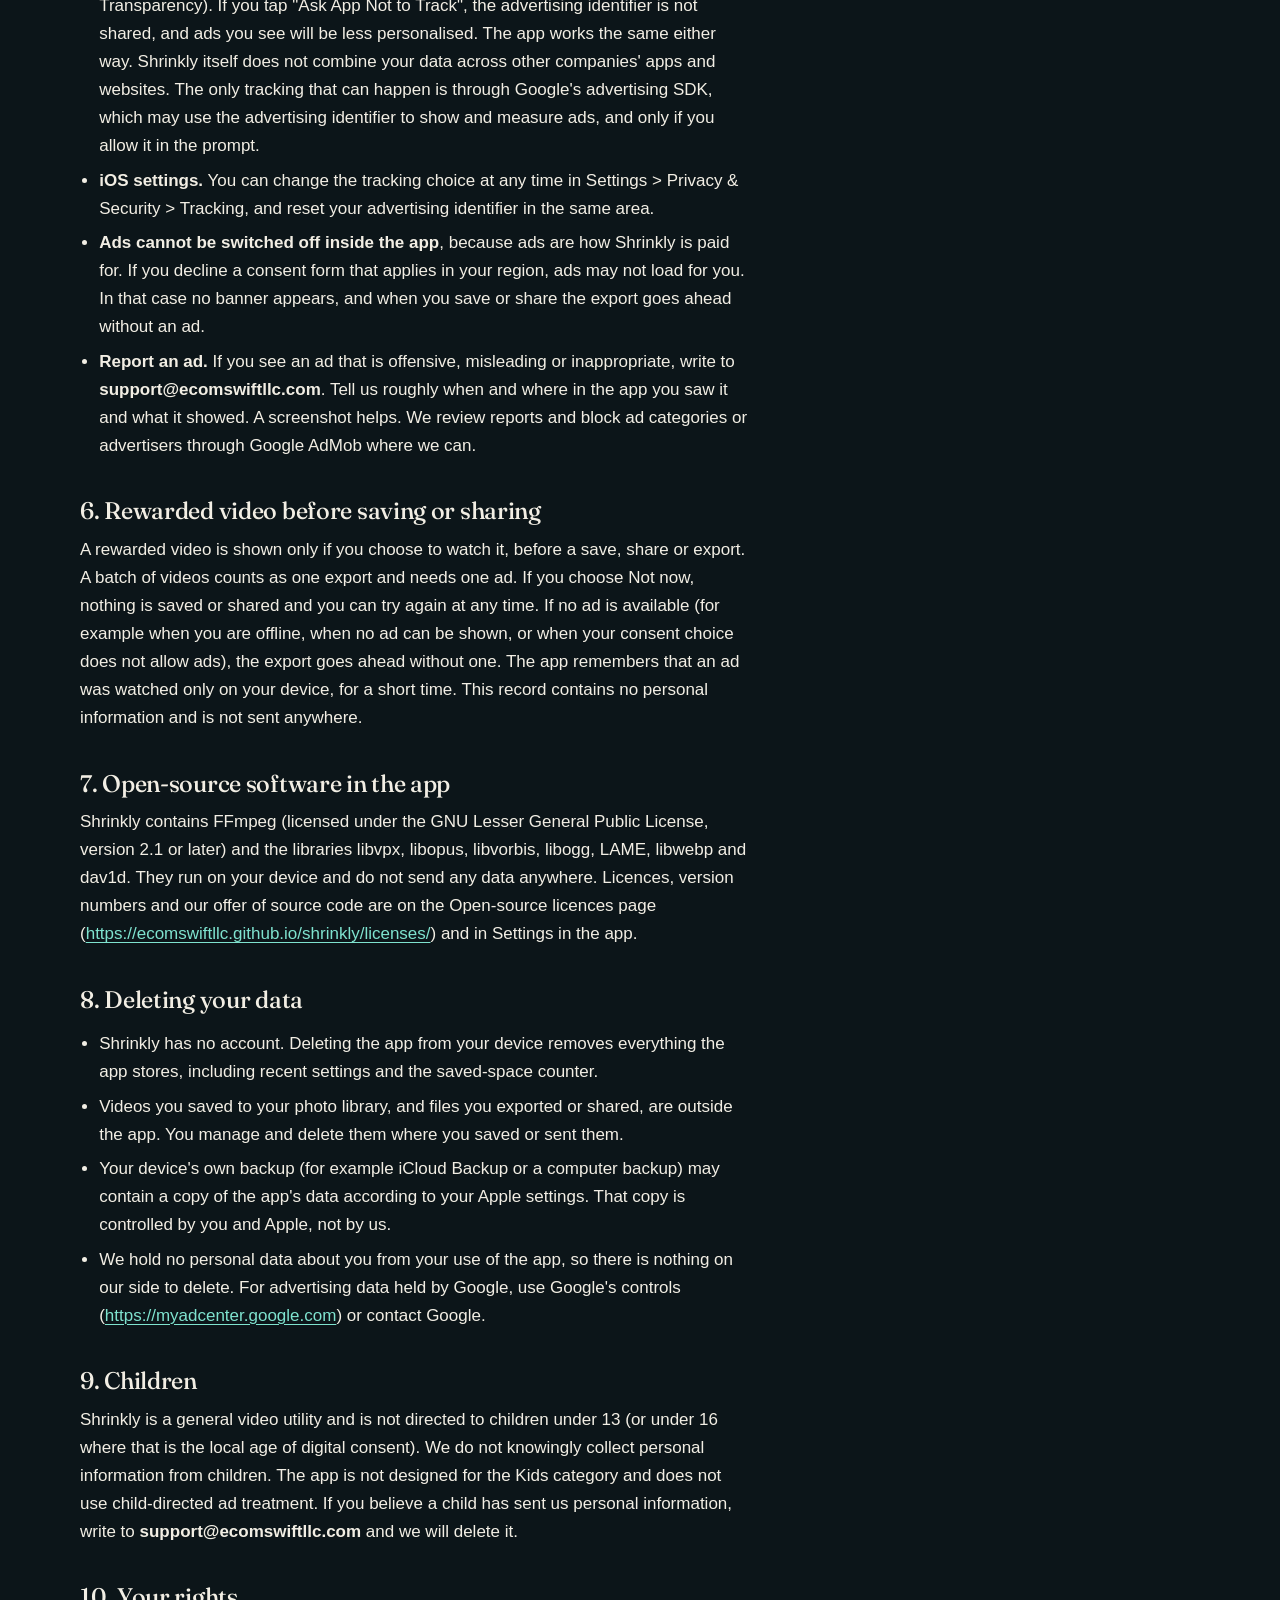
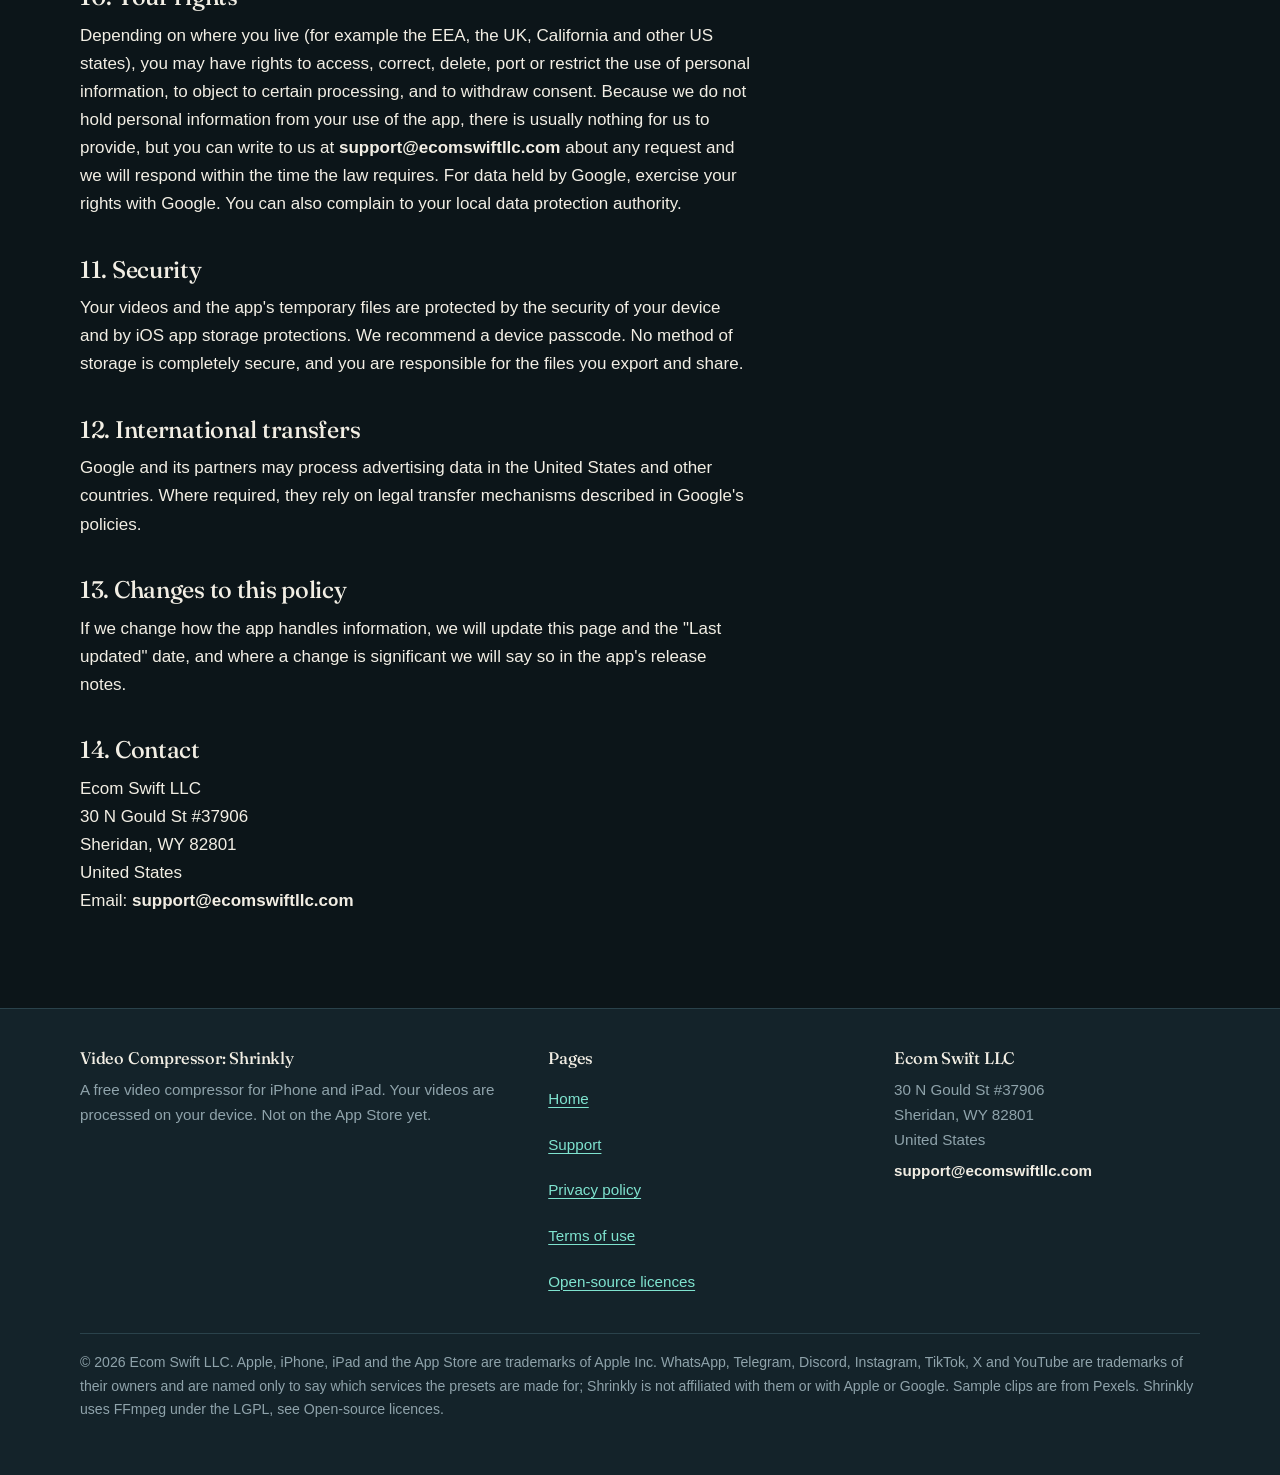
<file: website/shrinkly/privacy/index.html>
<!doctype html>
<html lang="en">
<head>
<meta charset="utf-8">
<meta name="viewport" content="width=device-width, initial-scale=1, viewport-fit=cover">
<title>Privacy Policy | Video Compressor: Shrinkly</title>
<meta name="description" content="How Video Compressor: Shrinkly handles information: videos are processed on your device and never uploaded, there is no account, and ads come from Google AdMob with your consent where required.">
<link rel="canonical" href="https://ecomswiftllc.github.io/shrinkly/privacy/">
<meta name="theme-color" content="#0C1519">
<meta name="color-scheme" content="dark">
<link rel="icon" href="../assets/favicon.svg" type="image/svg+xml">
<link rel="icon" href="../assets/favicon-32.png" type="image/png" sizes="32x32">
<link rel="apple-touch-icon" href="../assets/apple-touch-icon.png">
<link rel="preload" href="../assets/fonts/fraunces-latin.woff2" as="font" type="font/woff2" crossorigin>
<meta property="og:type" content="website">
<meta property="og:site_name" content="Video Compressor: Shrinkly">
<meta property="og:title" content="Privacy Policy | Video Compressor: Shrinkly">
<meta property="og:description" content="How Video Compressor: Shrinkly handles information: videos are processed on your device and never uploaded, there is no account, and ads come from Google AdMob with your consent where required.">
<meta property="og:url" content="https://ecomswiftllc.github.io/shrinkly/privacy/">
<meta property="og:image" content="https://ecomswiftllc.github.io/shrinkly/assets/og-image.png">
<meta property="og:image:width" content="1200">
<meta property="og:image:height" content="630">
<meta property="og:image:alt" content="The Shrinkly app icon, a play triangle squeezed between two brackets, next to the words Make big videos small">
<meta name="twitter:card" content="summary_large_image">
<meta name="twitter:title" content="Privacy Policy | Video Compressor: Shrinkly">
<meta name="twitter:description" content="How Video Compressor: Shrinkly handles information: videos are processed on your device and never uploaded, there is no account, and ads come from Google AdMob with your consent where required.">
<meta name="twitter:image" content="https://ecomswiftllc.github.io/shrinkly/assets/og-image.png">
<link rel="stylesheet" href="../assets/site.css">
</head>
<body>
<a class="skip" href="#main">Skip to content</a>
<header class="site-header">
  <div class="wrap">
    <a class="brand" href="../"><img src="../assets/shrinkly-mark.svg" alt="" width="34" height="34">Shrinkly</a>
    <nav class="nav" aria-label="Main">
      <a href="../#how">How it works</a>
      <a href="../#features">Features</a>
      <a href="../#formats">Formats</a>
      <a href="../#private">Privacy</a>
      <a href="../#free">Free with ads</a>
      <a href="../#faq">FAQ</a>
      <a href="../support/">Support</a>
    </nav>
  </div>
</header>

<main id="main">
  <div class="page">
    <div class="wrap">
      <article class="doc">
<h1>Privacy Policy</h1>
<div class="meta">
<p><strong>App:</strong> Video Compressor: Shrinkly ("Shrinkly")</p>
<p><strong>Company:</strong> Ecom Swift LLC, 30 N Gould St #37906, Sheridan, WY 82801, United States</p>
<p><strong>Contact:</strong> <span class="email">support@ecomswiftllc.com</span></p>
<p><strong>Last updated:</strong> November 19, 2026</p>
</div>
<p>This policy explains what Shrinkly does with information. The short version: your videos are processed on your device and are never uploaded, and the only outside party that receives any data is the advertising service that pays for the app.</p>
<h2>1. The short version</h2>
<ul><li>Shrinkly has no account and no sign-in.</li><li>Your videos are compressed, previewed and saved on your device. We do not upload them and we cannot see them.</li><li>Shrinkly is free and shows ads from Google AdMob. AdMob collects some device and ad data to show and measure ads. You are asked for your consent where the law requires it.</li><li>We do not run our own analytics, and there are no in-app purchases or subscriptions.</li><li>Shrinkly itself builds no profile of you. Tracking can happen only through the ads: if you allow tracking when iOS asks, Google's advertising SDK may use your advertising identifier to show and measure ads, and Apple treats that as tracking. If you tap "Ask App Not to Track", it does not. See sections 4 and 5.</li></ul>
<h2>2. Videos and other information that stay on your device</h2>
<p>You choose which videos to open. Shrinkly reads them through the iOS photo picker, so it does not need access to your whole photo library. You can also import a file from the Files app, or start from one of the sample clips built into the app. When you save a result to your photo library, Shrinkly asks for add-only permission, which lets it add new videos and does not let it read the rest of your library. Saving to the Files app or sharing through the iOS share sheet does not need photo library permission.</p>
<p>All processing happens on your device: reading the video (including formats such as MKV, AVI, WebM, WMV, FLV and TS, which are read with the open-source FFmpeg library built into the app), resizing, re-encoding with H.264 or HEVC, previewing the before and after, and writing the new file. Your videos, their audio, their metadata (such as the date and the location a camera may have stored) and the compressed results are not sent to Ecom Swift LLC, to Google, or to any server or AI service, and they are not used to train any model. If you choose to remove location and other metadata, the compressed copy is written without it. Shrinkly never changes or overwrites your original video.</p>
<p>While a video is being processed, Shrinkly keeps temporary working files in the app's own storage on your device. They are deleted when the job finishes, is cancelled, or the app next starts. The running total of space saved (the "You saved" counter) and your recent settings are stored on your device only.</p>
<p>If after saving a result you choose to delete the original video, iOS asks you to confirm and Shrinkly may ask for photo library access for that purpose. Deleting is never done without your confirmation.</p>
<p>When you save or share a result, Shrinkly gives the file to your photo library, the Files app or the iOS share sheet. Where it goes after that is your choice. We do not receive it.</p>
<p>Files that are protected by digital rights management (DRM), such as purchased or rented video from streaming and download stores, cannot be read by Shrinkly. Shrinkly does not try to bypass any protection.</p>
<h2>3. Information we receive</h2>
<p><strong>From the app:</strong> none. We do not receive your videos, your identity or your usage of the app.</p>
<p><strong>From you, if you write to us:</strong> if you email <span class="email">support@ecomswiftllc.com</span>, we receive your email address and whatever you choose to write. We use it only to answer you and to keep a record of the request. We keep support emails for as long as needed to help you and to meet our legal duties, and then delete them. Please do not send videos or other sensitive material unless we ask for it.</p>
<p><strong>From the website:</strong> the Shrinkly website pages (ecomswiftllc.github.io/shrinkly/) are static pages. They do not use cookies of their own, analytics scripts, advertising scripts or externally hosted fonts. Our web host may keep standard server logs (such as IP address and pages requested) for security and operation.</p>
<h2>4. Advertising (Google AdMob)</h2>
<p>Shrinkly is free and supported by ads shown through Google AdMob, a service of Google LLC. The app shows a banner ad on the Home screen and, before you save or share a finished video, offers one rewarded video ad that you choose to watch. There are no other ads, and no ad covers the compression controls.</p>
<p>To show and measure ads, the Google Mobile Ads SDK in the app may collect and use, according to Google:</p>
<ul><li>device identifiers, including the advertising identifier (IDFA) if you allow tracking, and other device and app identifiers</li><li>your IP address and approximate location derived from it</li><li>information about ads you see and interact with</li><li>device, operating system and app information and diagnostic information such as crashes and performance</li></ul>
<p>We do not receive this data and we do not combine it with anything we hold. Google's use of the data is described in the Google Privacy Policy (<a href="https://policies.google.com/privacy" rel="noopener">https://policies.google.com/privacy</a>) and on the page "How Google uses information from sites or apps that use our services" (<a href="https://policies.google.com/technologies/partner-sites" rel="noopener">https://policies.google.com/technologies/partner-sites</a>).</p>
<p>Some US state privacy laws treat advertising of this kind as "sharing" or "targeted advertising". Shrinkly does not sell your videos or photos. You can limit ad personalisation as described in the next section.</p>
<h2>5. Your choices about ads and tracking</h2>
<ul><li><strong>Consent form (EEA, UK and other regions where required).</strong> Right after the welcome screens, a consent form from Google's User Messaging Platform may appear. You can accept, decline or manage your choices. You can reopen it later in Settings, in the Ad privacy choices row, where one is required.</li><li><strong>Tracking prompt.</strong> After the consent step, iOS may ask whether Shrinkly may track you across apps and websites owned by other companies (App Tracking Transparency). If you tap "Ask App Not to Track", the advertising identifier is not shared, and ads you see will be less personalised. The app works the same either way. Shrinkly itself does not combine your data across other companies' apps and websites. The only tracking that can happen is through Google's advertising SDK, which may use the advertising identifier to show and measure ads, and only if you allow it in the prompt.</li><li><strong>iOS settings.</strong> You can change the tracking choice at any time in Settings &gt; Privacy &amp; Security &gt; Tracking, and reset your advertising identifier in the same area.</li><li><strong>Ads cannot be switched off inside the app</strong>, because ads are how Shrinkly is paid for. If you decline a consent form that applies in your region, ads may not load for you. In that case no banner appears, and when you save or share the export goes ahead without an ad.</li><li><strong>Report an ad.</strong> If you see an ad that is offensive, misleading or inappropriate, write to <span class="email">support@ecomswiftllc.com</span>. Tell us roughly when and where in the app you saw it and what it showed. A screenshot helps. We review reports and block ad categories or advertisers through Google AdMob where we can.</li></ul>
<h2>6. Rewarded video before saving or sharing</h2>
<p>A rewarded video is shown only if you choose to watch it, before a save, share or export. A batch of videos counts as one export and needs one ad. If you choose Not now, nothing is saved or shared and you can try again at any time. If no ad is available (for example when you are offline, when no ad can be shown, or when your consent choice does not allow ads), the export goes ahead without one. The app remembers that an ad was watched only on your device, for a short time. This record contains no personal information and is not sent anywhere.</p>
<h2>7. Open-source software in the app</h2>
<p>Shrinkly contains FFmpeg (licensed under the GNU Lesser General Public License, version 2.1 or later) and the libraries libvpx, libopus, libvorbis, libogg, LAME, libwebp and dav1d. They run on your device and do not send any data anywhere. Licences, version numbers and our offer of source code are on the Open-source licences page (<a href="https://ecomswiftllc.github.io/shrinkly/licenses/" rel="noopener">https://ecomswiftllc.github.io/shrinkly/licenses/</a>) and in Settings in the app.</p>
<h2>8. Deleting your data</h2>
<ul><li>Shrinkly has no account. Deleting the app from your device removes everything the app stores, including recent settings and the saved-space counter.</li><li>Videos you saved to your photo library, and files you exported or shared, are outside the app. You manage and delete them where you saved or sent them.</li><li>Your device's own backup (for example iCloud Backup or a computer backup) may contain a copy of the app's data according to your Apple settings. That copy is controlled by you and Apple, not by us.</li><li>We hold no personal data about you from your use of the app, so there is nothing on our side to delete. For advertising data held by Google, use Google's controls (<a href="https://myadcenter.google.com" rel="noopener">https://myadcenter.google.com</a>) or contact Google.</li></ul>
<h2>9. Children</h2>
<p>Shrinkly is a general video utility and is not directed to children under 13 (or under 16 where that is the local age of digital consent). We do not knowingly collect personal information from children. The app is not designed for the Kids category and does not use child-directed ad treatment. If you believe a child has sent us personal information, write to <span class="email">support@ecomswiftllc.com</span> and we will delete it.</p>
<h2>10. Your rights</h2>
<p>Depending on where you live (for example the EEA, the UK, California and other US states), you may have rights to access, correct, delete, port or restrict the use of personal information, to object to certain processing, and to withdraw consent. Because we do not hold personal information from your use of the app, there is usually nothing for us to provide, but you can write to us at <span class="email">support@ecomswiftllc.com</span> about any request and we will respond within the time the law requires. For data held by Google, exercise your rights with Google. You can also complain to your local data protection authority.</p>
<h2>11. Security</h2>
<p>Your videos and the app's temporary files are protected by the security of your device and by iOS app storage protections. We recommend a device passcode. No method of storage is completely secure, and you are responsible for the files you export and share.</p>
<h2>12. International transfers</h2>
<p>Google and its partners may process advertising data in the United States and other countries. Where required, they rely on legal transfer mechanisms described in Google's policies.</p>
<h2>13. Changes to this policy</h2>
<p>If we change how the app handles information, we will update this page and the "Last updated" date, and where a change is significant we will say so in the app's release notes.</p>
<h2>14. Contact</h2>
<p>Ecom Swift LLC<br>30 N Gould St #37906<br>Sheridan, WY 82801<br>United States<br>Email: <span class="email">support@ecomswiftllc.com</span></p>
      </article>
    </div>
  </div>
</main>
<footer class="site-footer">
  <div class="wrap">
    <div>
      <h2>Video Compressor: Shrinkly</h2>
      <p>A free video compressor for iPhone and iPad. Your videos are processed on your device. Not on the App Store yet.</p>
    </div>
    <nav aria-label="Footer">
      <h2>Pages</h2>
      <ul>
        <li><a href="../">Home</a></li>
        <li><a href="../support/">Support</a></li>
        <li><a href="../privacy/">Privacy policy</a></li>
        <li><a href="../terms/">Terms of use</a></li>
        <li><a href="../licenses/">Open-source licences</a></li>
      </ul>
    </nav>
    <div>
      <h2>Ecom Swift LLC</h2>
      <p>30 N Gould St #37906<br>Sheridan, WY 82801<br>United States</p>
      <p class="email">support@ecomswiftllc.com</p>
    </div>
    <p class="legalline">&copy; 2026 Ecom Swift LLC. Apple, iPhone, iPad and the App Store are trademarks of Apple Inc. WhatsApp, Telegram, Discord, Instagram, TikTok, X and YouTube are trademarks of their owners and are named only to say which services the presets are made for; Shrinkly is not affiliated with them or with Apple or Google. Sample clips are from Pexels. Shrinkly uses FFmpeg under the LGPL, see Open-source licences.</p>
  </div>
</footer>
</body>
</html>
</file>
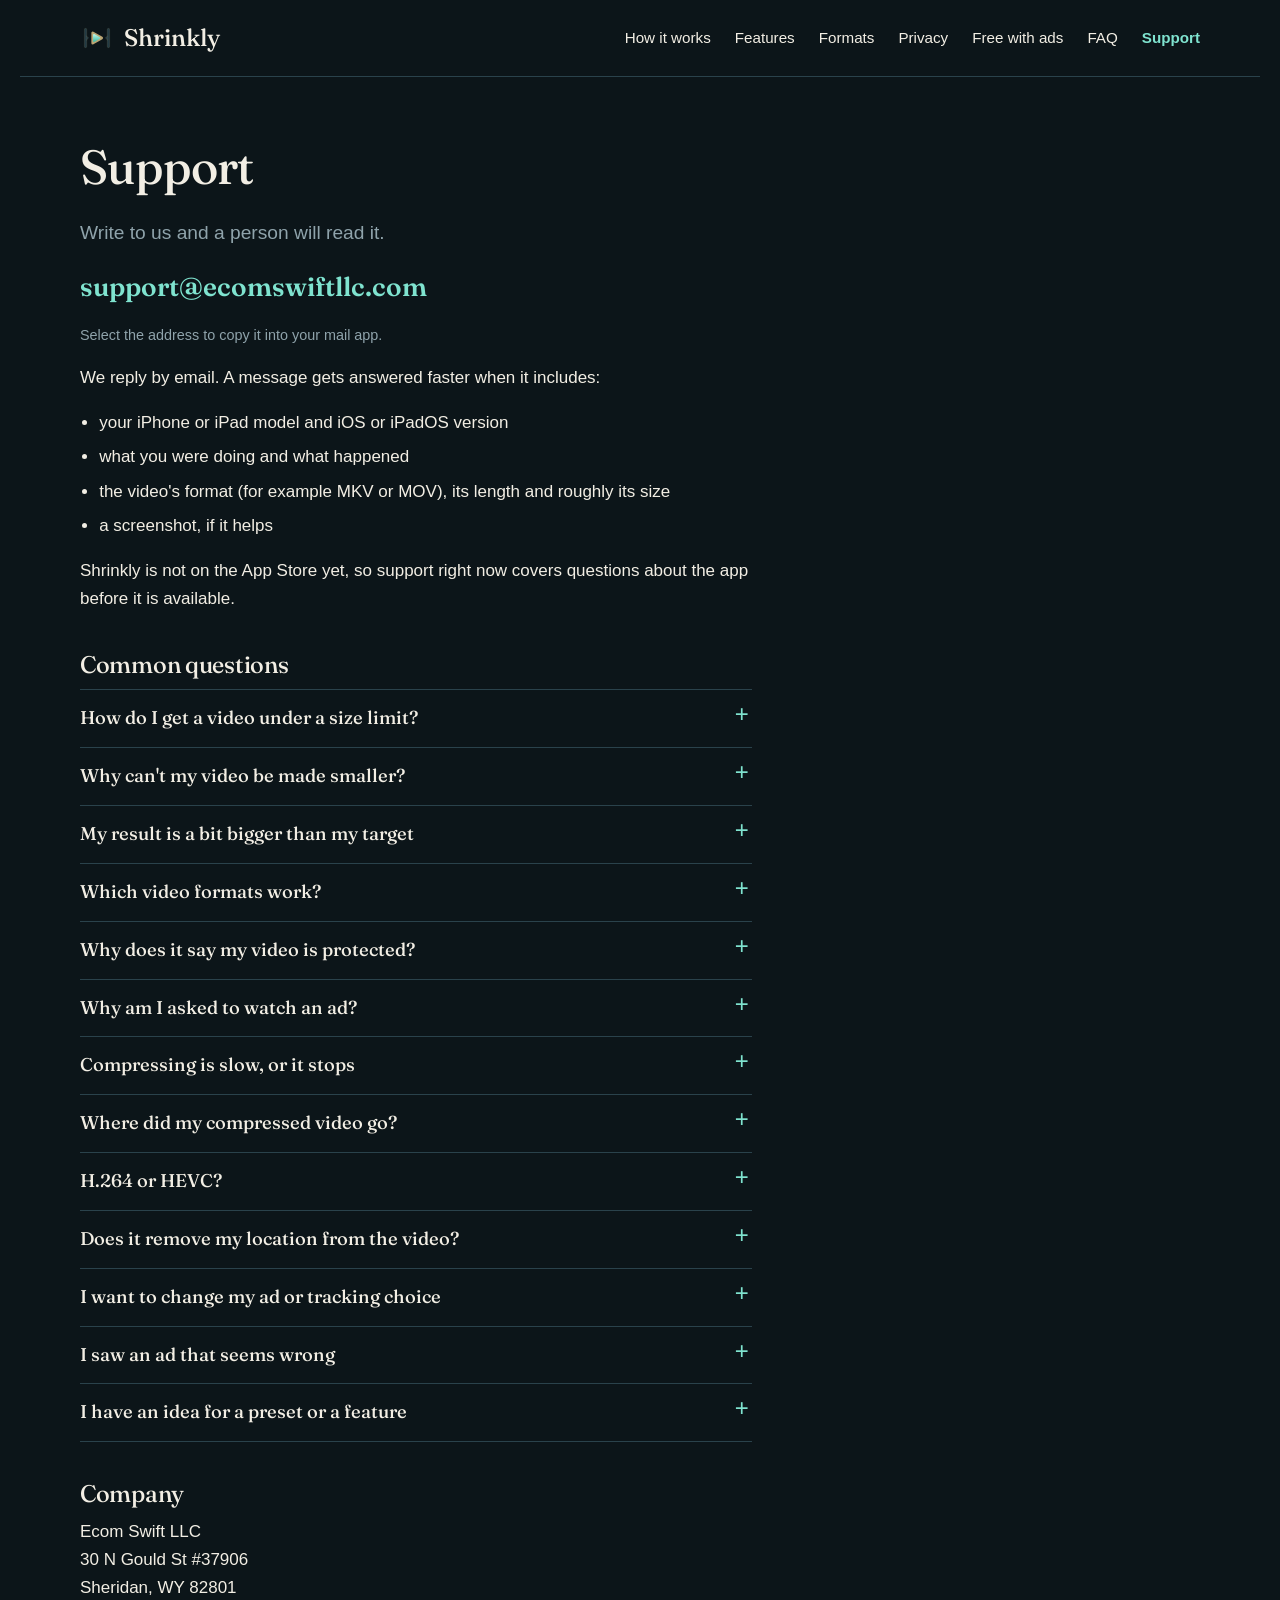
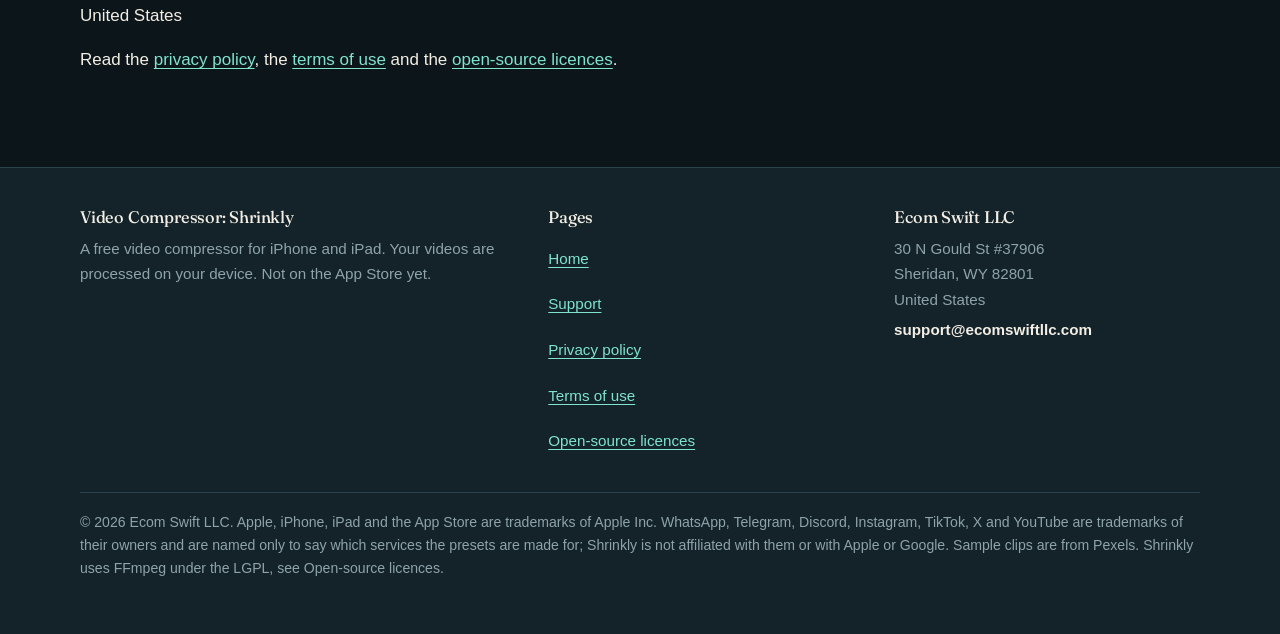
<file: website/shrinkly/support/index.html>
<!doctype html>
<html lang="en">
<head>
<meta charset="utf-8">
<meta name="viewport" content="width=device-width, initial-scale=1, viewport-fit=cover">
<title>Support | Video Compressor: Shrinkly</title>
<meta name="description" content="Get help with Shrinkly: contact details, and answers about hitting a size target, why a video cannot be smaller, supported formats, protected video, ads and saving.">
<link rel="canonical" href="https://ecomswiftllc.github.io/shrinkly/support/">
<meta name="theme-color" content="#0C1519">
<meta name="color-scheme" content="dark">
<link rel="icon" href="../assets/favicon.svg" type="image/svg+xml">
<link rel="icon" href="../assets/favicon-32.png" type="image/png" sizes="32x32">
<link rel="apple-touch-icon" href="../assets/apple-touch-icon.png">
<link rel="preload" href="../assets/fonts/fraunces-latin.woff2" as="font" type="font/woff2" crossorigin>
<meta property="og:type" content="website">
<meta property="og:site_name" content="Video Compressor: Shrinkly">
<meta property="og:title" content="Support | Video Compressor: Shrinkly">
<meta property="og:description" content="Get help with Shrinkly: contact details, and answers about hitting a size target, why a video cannot be smaller, supported formats, protected video, ads and saving.">
<meta property="og:url" content="https://ecomswiftllc.github.io/shrinkly/support/">
<meta property="og:image" content="https://ecomswiftllc.github.io/shrinkly/assets/og-image.png">
<meta property="og:image:width" content="1200">
<meta property="og:image:height" content="630">
<meta property="og:image:alt" content="The Shrinkly app icon, a play triangle squeezed between two brackets, next to the words Make big videos small">
<meta name="twitter:card" content="summary_large_image">
<meta name="twitter:title" content="Support | Video Compressor: Shrinkly">
<meta name="twitter:description" content="Get help with Shrinkly: contact details, and answers about hitting a size target, why a video cannot be smaller, supported formats, protected video, ads and saving.">
<meta name="twitter:image" content="https://ecomswiftllc.github.io/shrinkly/assets/og-image.png">
<link rel="stylesheet" href="../assets/site.css">
</head>
<body>
<a class="skip" href="#main">Skip to content</a>
<header class="site-header">
  <div class="wrap">
    <a class="brand" href="../"><img src="../assets/shrinkly-mark.svg" alt="" width="34" height="34">Shrinkly</a>
    <nav class="nav" aria-label="Main">
      <a href="../#how">How it works</a>
      <a href="../#features">Features</a>
      <a href="../#formats">Formats</a>
      <a href="../#private">Privacy</a>
      <a href="../#free">Free with ads</a>
      <a href="../#faq">FAQ</a>
      <a href="../support/" aria-current="page">Support</a>
    </nav>
  </div>
</header>

<main id="main">
  <div class="page">
    <div class="wrap">
      <div class="doc">
        <h1>Support</h1>
        <p class="lede">Write to us and a person will read it.</p>
        <p class="contact-line"><span class="email">support@ecomswiftllc.com</span></p>
        <p class="small">Select the address to copy it into your mail app.</p>
        <p>We reply by email. A message gets answered faster when it includes:</p>
        <ul>
          <li>your iPhone or iPad model and iOS or iPadOS version</li>
          <li>what you were doing and what happened</li>
          <li>the video's format (for example MKV or MOV), its length and roughly its size</li>
          <li>a screenshot, if it helps</li>
        </ul>
        <p>Shrinkly is not on the App Store yet, so support right now covers questions about the app before it is available.</p>
        <h2>Common questions</h2>
        <div class="faq">
          <details><summary>How do I get a video under a size limit?</summary><div class="answer"><ol><li>Choose the video, or several.</li><li>Open the size options and tap a preset such as WhatsApp or Email, or type the size in MB.</li><li>Check the estimate shown under the slider. If it says the target is too low for the length of the clip, raise the target, lower the resolution, or trim the clip.</li><li>Start. When it finishes, look at the result sizes and use Compare to check the quality, then save or share.</li></ol><p>The size you ask for is a target. The real file is usually close to it, and can be a little over or under. If a file must stay below a hard limit, set the target a little below the limit.</p></div></details>
          <details><summary>Why can&#x27;t my video be made smaller?</summary><div class="answer"><p>A video has a lowest useful size. The file size is roughly the bitrate times the length, so a long video squeezed into a few megabytes ends up with a bitrate so low that the picture turns into blocks. Shrinkly keeps a quality floor instead of giving you an unwatchable file, and tells you when your target is below it.</p><p>To go lower, try one or more of these: a lower resolution (720p or 480p), a lower frame rate (30 or 24 instead of 60), HEVC instead of H.264, trimming the clip, muting the audio, or splitting a long video in two. Clips that were already compressed hard, such as videos downloaded from social media, have little left to give.</p></div></details>
          <details><summary>My result is a bit bigger than my target</summary><div class="answer"><p>Size targets are aimed at, not guaranteed to the byte. Complex scenes, a high frame rate and audio can all push the result over. Lower the target a few percent and run it again, or choose a lower resolution. Your original is never changed, so you can try again as often as you like.</p></div></details>
          <details><summary>Which video formats work?</summary><div class="answer"><p>Shrinkly opens MP4, MOV, M4V, 3GP, HEVC and ProRes video that iOS plays by itself, and many formats iOS does not play: MKV, WebM, AVI, WMV, ASF, FLV, MPEG, VOB, TS, M2TS, MTS, OGV, DV and others, through a built-in open-source engine. It saves the result as MP4 or MOV with H.264 or HEVC video and AAC audio.</p><p>If a file does not open, write to us with the file extension and, if you can, the program that made it. We cannot promise that every unusual file will open, but we want to know about the ones that do not.</p></div></details>
          <details><summary>Why does it say my video is protected?</summary><div class="answer"><p>Videos bought, rented or downloaded from streaming and download stores are protected by digital rights management (DRM). Only the store's own app can play them, and no other app can read them. Shrinkly cannot process these files, and it does not try to bypass the protection. Videos you recorded yourself, or files without protection, work normally.</p></div></details>
          <details><summary>Why am I asked to watch an ad?</summary><div class="answer"><p>Shrinkly is free, and ads pay for it. Before a save, share or export, the app offers one short video that you choose to watch. A batch of videos needs one ad. If you choose Not now, nothing is saved and you can try again any time. If no ad is available, for example when you are offline or your ad privacy choice does not allow ads, the export goes ahead without one. Compressing and previewing never need an ad.</p></div></details>
          <details><summary>Compressing is slow, or it stops</summary><div class="answer"><p>Long videos, 4K video and HEVC take more time, more memory and more battery, and a warm phone slows down to cool off. Keep Shrinkly open and the screen on until the job is finished, make sure your device has free storage of at least the size of the original, and try a lower resolution if a very large file keeps failing. You can cancel at any time and your original stays as it was.</p></div></details>
          <details><summary>Where did my compressed video go?</summary><div class="answer"><p>If you chose Save to Photos, it is in your photo library, at the end of the Recents album. If you chose Files, it is in the folder you picked. The original is untouched. Shrinkly can offer to delete the original after saving, and only does so if you confirm. Check the new file first.</p></div></details>
          <details><summary>H.264 or HEVC?</summary><div class="answer"><p>H.264 plays almost everywhere, including older phones, computers, TVs and every messaging app. HEVC (also called H.265) gives a smaller file at the same quality, but some older devices, websites and apps cannot play it. If you are not sure, choose H.264. If you need the smallest possible file for an Apple device, choose HEVC.</p></div></details>
          <details><summary>Does it remove my location from the video?</summary><div class="answer"><p>Yes, if you turn on the option to strip location and other metadata in the advanced options. The compressed copy is then written without them. Your original keeps its metadata.</p></div></details>
          <details><summary>I want to change my ad or tracking choice</summary><div class="answer"><p>Open Settings in the app and look for the Ad privacy choices row, which appears where the law requires it. You can also change tracking in iOS Settings under Privacy and Security, then Tracking, and reset your advertising identifier there.</p></div></details>
          <details><summary>I saw an ad that seems wrong</summary><div class="answer"><p>Write to us at the address above. Tell us roughly when and where in the app you saw it and what it showed. A screenshot helps. We block ad categories and advertisers through Google AdMob where we can.</p></div></details>
          <details><summary>I have an idea for a preset or a feature</summary><div class="answer"><p>Send it. We read every message, though we cannot promise to build every idea.</p></div></details>
        </div>
        <h2>Company</h2>
        <p>Ecom Swift LLC<br>30 N Gould St #37906<br>Sheridan, WY 82801<br>United States</p>
        <p>Read the <a href="../privacy/">privacy policy</a>, the <a href="../terms/">terms of use</a> and the <a href="../licenses/">open-source licences</a>.</p>
      </div>
    </div>
  </div>
</main>
<footer class="site-footer">
  <div class="wrap">
    <div>
      <h2>Video Compressor: Shrinkly</h2>
      <p>A free video compressor for iPhone and iPad. Your videos are processed on your device. Not on the App Store yet.</p>
    </div>
    <nav aria-label="Footer">
      <h2>Pages</h2>
      <ul>
        <li><a href="../">Home</a></li>
        <li><a href="../support/">Support</a></li>
        <li><a href="../privacy/">Privacy policy</a></li>
        <li><a href="../terms/">Terms of use</a></li>
        <li><a href="../licenses/">Open-source licences</a></li>
      </ul>
    </nav>
    <div>
      <h2>Ecom Swift LLC</h2>
      <p>30 N Gould St #37906<br>Sheridan, WY 82801<br>United States</p>
      <p class="email">support@ecomswiftllc.com</p>
    </div>
    <p class="legalline">&copy; 2026 Ecom Swift LLC. Apple, iPhone, iPad and the App Store are trademarks of Apple Inc. WhatsApp, Telegram, Discord, Instagram, TikTok, X and YouTube are trademarks of their owners and are named only to say which services the presets are made for; Shrinkly is not affiliated with them or with Apple or Google. Sample clips are from Pexels. Shrinkly uses FFmpeg under the LGPL, see Open-source licences.</p>
  </div>
</footer>
</body>
</html>
</file>
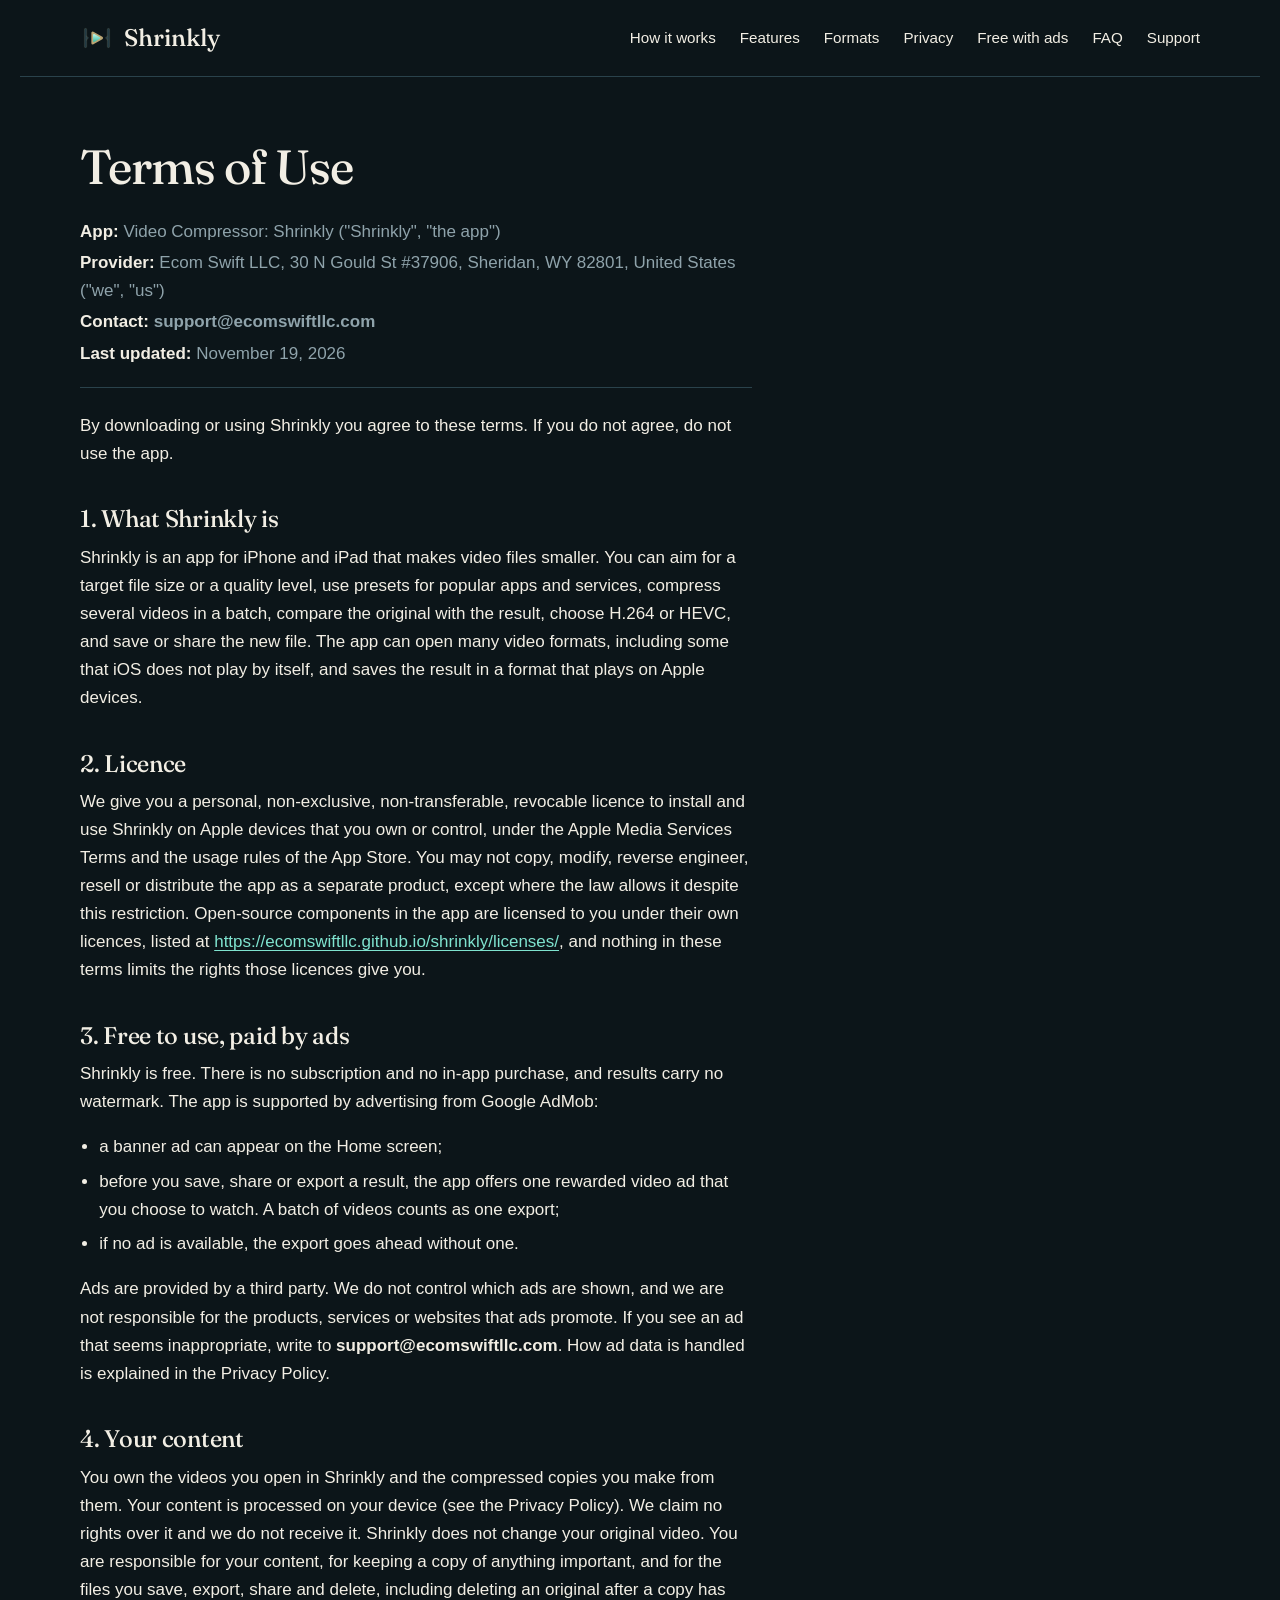
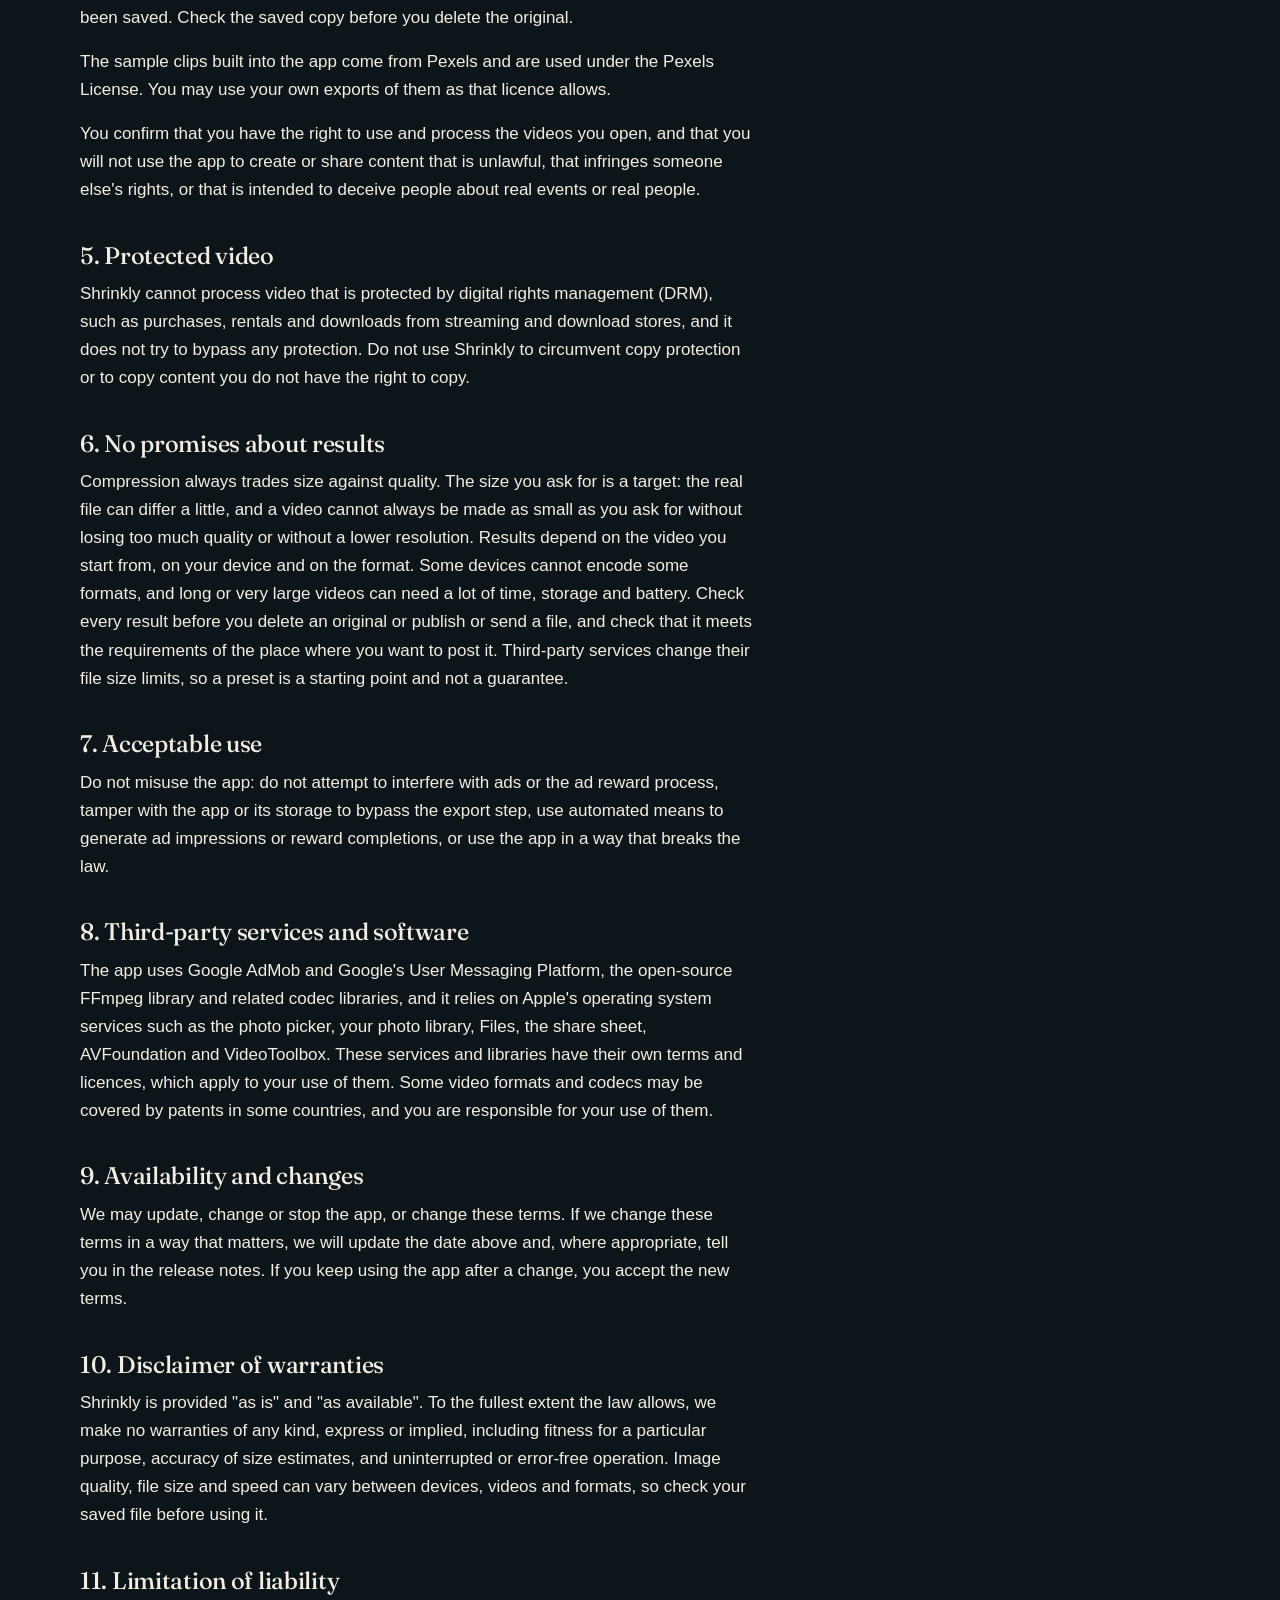
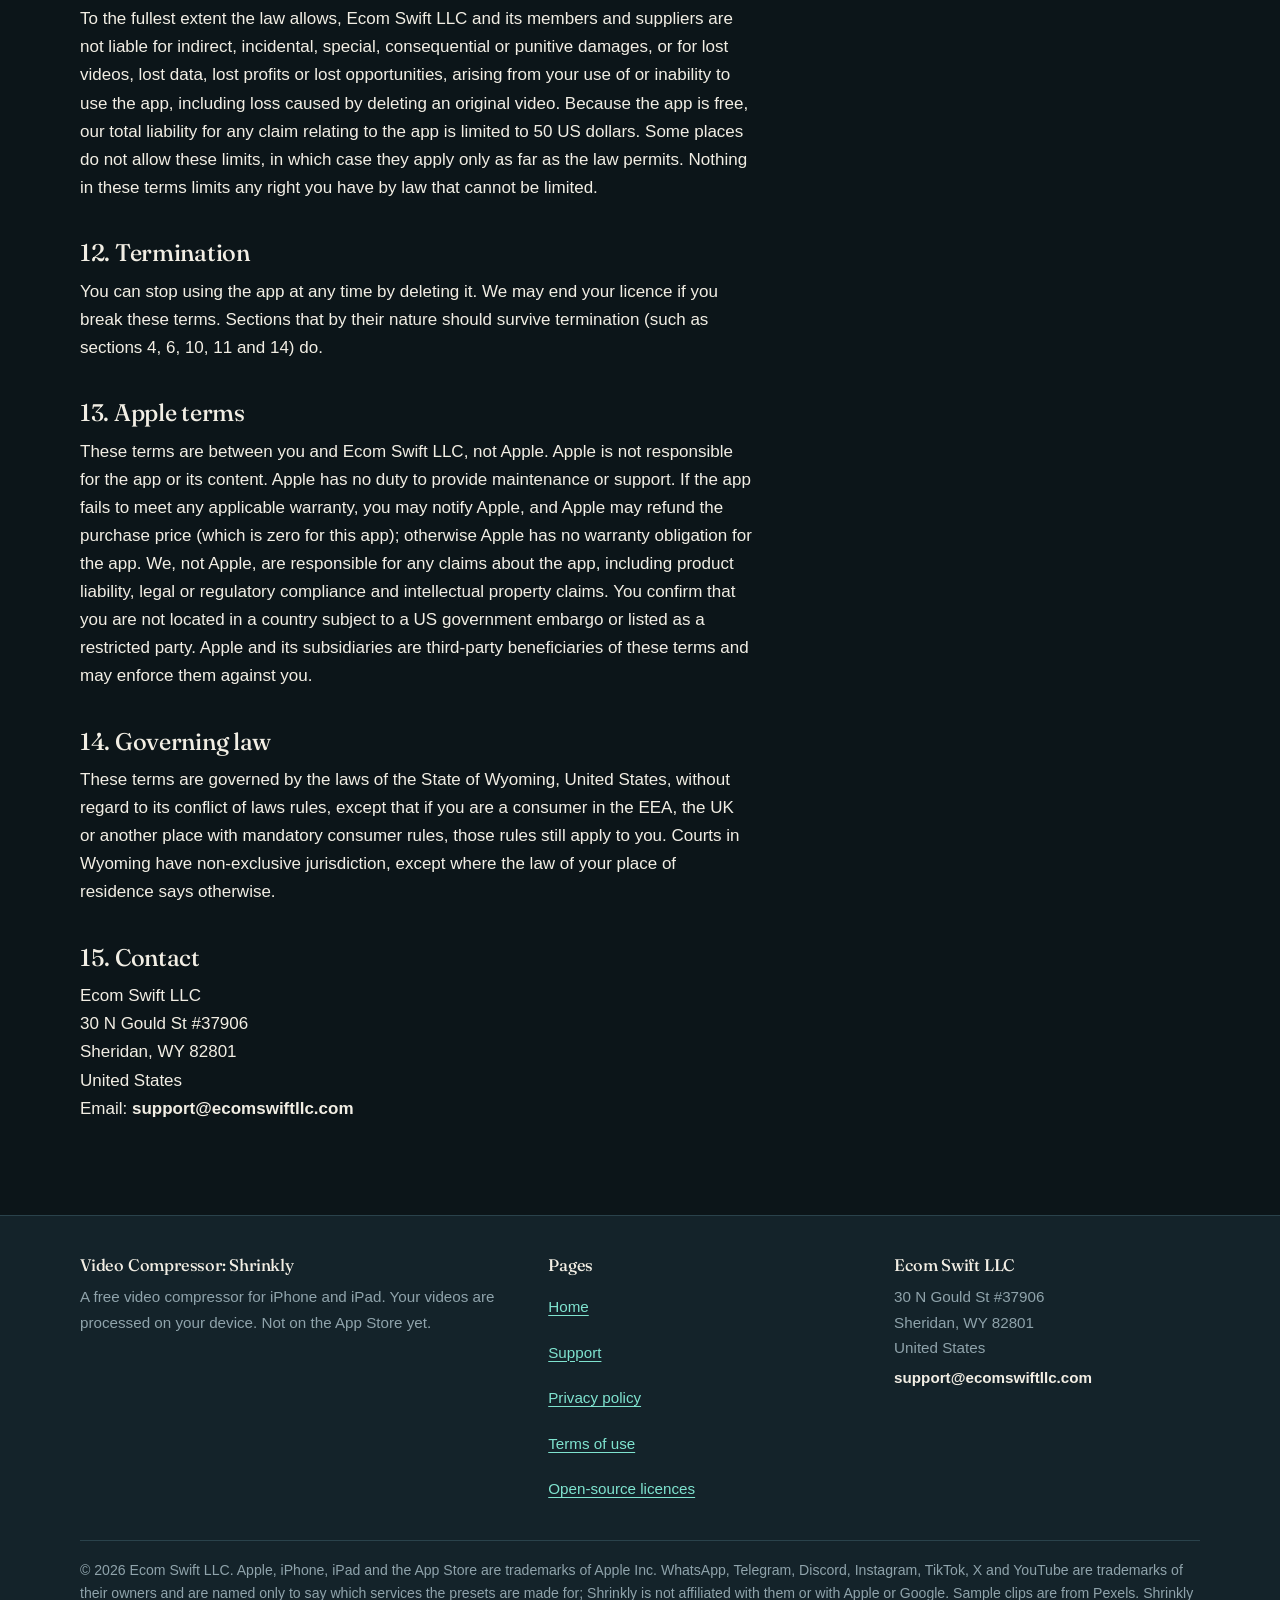
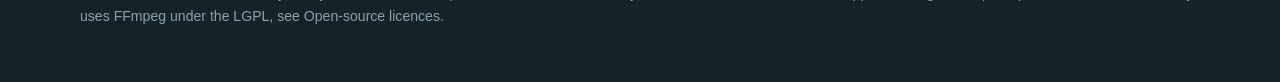
<file: website/shrinkly/terms/index.html>
<!doctype html>
<html lang="en">
<head>
<meta charset="utf-8">
<meta name="viewport" content="width=device-width, initial-scale=1, viewport-fit=cover">
<title>Terms of Use | Video Compressor: Shrinkly</title>
<meta name="description" content="The terms for using Video Compressor: Shrinkly, a free video compressor supported by ads.">
<link rel="canonical" href="https://ecomswiftllc.github.io/shrinkly/terms/">
<meta name="theme-color" content="#0C1519">
<meta name="color-scheme" content="dark">
<link rel="icon" href="../assets/favicon.svg" type="image/svg+xml">
<link rel="icon" href="../assets/favicon-32.png" type="image/png" sizes="32x32">
<link rel="apple-touch-icon" href="../assets/apple-touch-icon.png">
<link rel="preload" href="../assets/fonts/fraunces-latin.woff2" as="font" type="font/woff2" crossorigin>
<meta property="og:type" content="website">
<meta property="og:site_name" content="Video Compressor: Shrinkly">
<meta property="og:title" content="Terms of Use | Video Compressor: Shrinkly">
<meta property="og:description" content="The terms for using Video Compressor: Shrinkly, a free video compressor supported by ads.">
<meta property="og:url" content="https://ecomswiftllc.github.io/shrinkly/terms/">
<meta property="og:image" content="https://ecomswiftllc.github.io/shrinkly/assets/og-image.png">
<meta property="og:image:width" content="1200">
<meta property="og:image:height" content="630">
<meta property="og:image:alt" content="The Shrinkly app icon, a play triangle squeezed between two brackets, next to the words Make big videos small">
<meta name="twitter:card" content="summary_large_image">
<meta name="twitter:title" content="Terms of Use | Video Compressor: Shrinkly">
<meta name="twitter:description" content="The terms for using Video Compressor: Shrinkly, a free video compressor supported by ads.">
<meta name="twitter:image" content="https://ecomswiftllc.github.io/shrinkly/assets/og-image.png">
<link rel="stylesheet" href="../assets/site.css">
</head>
<body>
<a class="skip" href="#main">Skip to content</a>
<header class="site-header">
  <div class="wrap">
    <a class="brand" href="../"><img src="../assets/shrinkly-mark.svg" alt="" width="34" height="34">Shrinkly</a>
    <nav class="nav" aria-label="Main">
      <a href="../#how">How it works</a>
      <a href="../#features">Features</a>
      <a href="../#formats">Formats</a>
      <a href="../#private">Privacy</a>
      <a href="../#free">Free with ads</a>
      <a href="../#faq">FAQ</a>
      <a href="../support/">Support</a>
    </nav>
  </div>
</header>

<main id="main">
  <div class="page">
    <div class="wrap">
      <article class="doc">
<h1>Terms of Use</h1>
<div class="meta">
<p><strong>App:</strong> Video Compressor: Shrinkly ("Shrinkly", "the app")</p>
<p><strong>Provider:</strong> Ecom Swift LLC, 30 N Gould St #37906, Sheridan, WY 82801, United States ("we", "us")</p>
<p><strong>Contact:</strong> <span class="email">support@ecomswiftllc.com</span></p>
<p><strong>Last updated:</strong> November 19, 2026</p>
</div>
<p>By downloading or using Shrinkly you agree to these terms. If you do not agree, do not use the app.</p>
<h2>1. What Shrinkly is</h2>
<p>Shrinkly is an app for iPhone and iPad that makes video files smaller. You can aim for a target file size or a quality level, use presets for popular apps and services, compress several videos in a batch, compare the original with the result, choose H.264 or HEVC, and save or share the new file. The app can open many video formats, including some that iOS does not play by itself, and saves the result in a format that plays on Apple devices.</p>
<h2>2. Licence</h2>
<p>We give you a personal, non-exclusive, non-transferable, revocable licence to install and use Shrinkly on Apple devices that you own or control, under the Apple Media Services Terms and the usage rules of the App Store. You may not copy, modify, reverse engineer, resell or distribute the app as a separate product, except where the law allows it despite this restriction. Open-source components in the app are licensed to you under their own licences, listed at <a href="https://ecomswiftllc.github.io/shrinkly/licenses/" rel="noopener">https://ecomswiftllc.github.io/shrinkly/licenses/</a>, and nothing in these terms limits the rights those licences give you.</p>
<h2>3. Free to use, paid by ads</h2>
<p>Shrinkly is free. There is no subscription and no in-app purchase, and results carry no watermark. The app is supported by advertising from Google AdMob:</p>
<ul><li>a banner ad can appear on the Home screen;</li><li>before you save, share or export a result, the app offers one rewarded video ad that you choose to watch. A batch of videos counts as one export;</li><li>if no ad is available, the export goes ahead without one.</li></ul>
<p>Ads are provided by a third party. We do not control which ads are shown, and we are not responsible for the products, services or websites that ads promote. If you see an ad that seems inappropriate, write to <span class="email">support@ecomswiftllc.com</span>. How ad data is handled is explained in the Privacy Policy.</p>
<h2>4. Your content</h2>
<p>You own the videos you open in Shrinkly and the compressed copies you make from them. Your content is processed on your device (see the Privacy Policy). We claim no rights over it and we do not receive it. Shrinkly does not change your original video. You are responsible for your content, for keeping a copy of anything important, and for the files you save, export, share and delete, including deleting an original after a copy has been saved. Check the saved copy before you delete the original.</p>
<p>The sample clips built into the app come from Pexels and are used under the Pexels License. You may use your own exports of them as that licence allows.</p>
<p>You confirm that you have the right to use and process the videos you open, and that you will not use the app to create or share content that is unlawful, that infringes someone else's rights, or that is intended to deceive people about real events or real people.</p>
<h2>5. Protected video</h2>
<p>Shrinkly cannot process video that is protected by digital rights management (DRM), such as purchases, rentals and downloads from streaming and download stores, and it does not try to bypass any protection. Do not use Shrinkly to circumvent copy protection or to copy content you do not have the right to copy.</p>
<h2>6. No promises about results</h2>
<p>Compression always trades size against quality. The size you ask for is a target: the real file can differ a little, and a video cannot always be made as small as you ask for without losing too much quality or without a lower resolution. Results depend on the video you start from, on your device and on the format. Some devices cannot encode some formats, and long or very large videos can need a lot of time, storage and battery. Check every result before you delete an original or publish or send a file, and check that it meets the requirements of the place where you want to post it. Third-party services change their file size limits, so a preset is a starting point and not a guarantee.</p>
<h2>7. Acceptable use</h2>
<p>Do not misuse the app: do not attempt to interfere with ads or the ad reward process, tamper with the app or its storage to bypass the export step, use automated means to generate ad impressions or reward completions, or use the app in a way that breaks the law.</p>
<h2>8. Third-party services and software</h2>
<p>The app uses Google AdMob and Google's User Messaging Platform, the open-source FFmpeg library and related codec libraries, and it relies on Apple's operating system services such as the photo picker, your photo library, Files, the share sheet, AVFoundation and VideoToolbox. These services and libraries have their own terms and licences, which apply to your use of them. Some video formats and codecs may be covered by patents in some countries, and you are responsible for your use of them.</p>
<h2>9. Availability and changes</h2>
<p>We may update, change or stop the app, or change these terms. If we change these terms in a way that matters, we will update the date above and, where appropriate, tell you in the release notes. If you keep using the app after a change, you accept the new terms.</p>
<h2>10. Disclaimer of warranties</h2>
<p>Shrinkly is provided "as is" and "as available". To the fullest extent the law allows, we make no warranties of any kind, express or implied, including fitness for a particular purpose, accuracy of size estimates, and uninterrupted or error-free operation. Image quality, file size and speed can vary between devices, videos and formats, so check your saved file before using it.</p>
<h2>11. Limitation of liability</h2>
<p>To the fullest extent the law allows, Ecom Swift LLC and its members and suppliers are not liable for indirect, incidental, special, consequential or punitive damages, or for lost videos, lost data, lost profits or lost opportunities, arising from your use of or inability to use the app, including loss caused by deleting an original video. Because the app is free, our total liability for any claim relating to the app is limited to 50 US dollars. Some places do not allow these limits, in which case they apply only as far as the law permits. Nothing in these terms limits any right you have by law that cannot be limited.</p>
<h2>12. Termination</h2>
<p>You can stop using the app at any time by deleting it. We may end your licence if you break these terms. Sections that by their nature should survive termination (such as sections 4, 6, 10, 11 and 14) do.</p>
<h2>13. Apple terms</h2>
<p>These terms are between you and Ecom Swift LLC, not Apple. Apple is not responsible for the app or its content. Apple has no duty to provide maintenance or support. If the app fails to meet any applicable warranty, you may notify Apple, and Apple may refund the purchase price (which is zero for this app); otherwise Apple has no warranty obligation for the app. We, not Apple, are responsible for any claims about the app, including product liability, legal or regulatory compliance and intellectual property claims. You confirm that you are not located in a country subject to a US government embargo or listed as a restricted party. Apple and its subsidiaries are third-party beneficiaries of these terms and may enforce them against you.</p>
<h2>14. Governing law</h2>
<p>These terms are governed by the laws of the State of Wyoming, United States, without regard to its conflict of laws rules, except that if you are a consumer in the EEA, the UK or another place with mandatory consumer rules, those rules still apply to you. Courts in Wyoming have non-exclusive jurisdiction, except where the law of your place of residence says otherwise.</p>
<h2>15. Contact</h2>
<p>Ecom Swift LLC<br>30 N Gould St #37906<br>Sheridan, WY 82801<br>United States<br>Email: <span class="email">support@ecomswiftllc.com</span></p>
      </article>
    </div>
  </div>
</main>
<footer class="site-footer">
  <div class="wrap">
    <div>
      <h2>Video Compressor: Shrinkly</h2>
      <p>A free video compressor for iPhone and iPad. Your videos are processed on your device. Not on the App Store yet.</p>
    </div>
    <nav aria-label="Footer">
      <h2>Pages</h2>
      <ul>
        <li><a href="../">Home</a></li>
        <li><a href="../support/">Support</a></li>
        <li><a href="../privacy/">Privacy policy</a></li>
        <li><a href="../terms/">Terms of use</a></li>
        <li><a href="../licenses/">Open-source licences</a></li>
      </ul>
    </nav>
    <div>
      <h2>Ecom Swift LLC</h2>
      <p>30 N Gould St #37906<br>Sheridan, WY 82801<br>United States</p>
      <p class="email">support@ecomswiftllc.com</p>
    </div>
    <p class="legalline">&copy; 2026 Ecom Swift LLC. Apple, iPhone, iPad and the App Store are trademarks of Apple Inc. WhatsApp, Telegram, Discord, Instagram, TikTok, X and YouTube are trademarks of their owners and are named only to say which services the presets are made for; Shrinkly is not affiliated with them or with Apple or Google. Sample clips are from Pexels. Shrinkly uses FFmpeg under the LGPL, see Open-source licences.</p>
  </div>
</footer>
</body>
</html>
</file>
<file: website/shrinkly/assets/site.css>
/* Shrinkly site. Fraunces (display) and Inter-free system sans for text, no external requests. Dark by design, like the app.
   Memorable element: the size bars in the hero, a long bar that collapses into a short mint bar. The same
   short mint segment marks the top rule of every section. */
@font-face {
  font-family: "Fraunces";
  src: url("fonts/fraunces-latin.woff2") format("woff2");
  font-weight: 400 600;
  font-style: normal;
  font-display: swap;
}
:root {
  --ink: #0C1519;        /* page */
  --surface: #14232A;    /* raised bands, footer */
  --raised: #1D3038;     /* panels, bar tracks */
  --hairline: #2A424B;   /* rules and borders (not text) */
  --ivory: #F2EEE4;      /* body text */
  --mist: #8FA3AB;       /* secondary text, 6.7:1 on ink */
  --mint: #7FE3CF;       /* glacier mint: saved, success, links */
  --champagne: #E6C98B;  /* premium action colour, ticks and rims */
  --serif: "Fraunces", "Iowan Old Style", "Palatino Linotype", Palatino, "New York", Georgia, serif;
  --sans: -apple-system, BlinkMacSystemFont, "SF Pro Text", "Segoe UI", Roboto, "Helvetica Neue", Arial, sans-serif;
  --gutter: max(1.25rem, env(safe-area-inset-left, 0px));
  --gutter-r: max(1.25rem, env(safe-area-inset-right, 0px));
  --measure: 40rem;
  color-scheme: dark;
}

*, *::before, *::after { box-sizing: border-box; }
html { -webkit-text-size-adjust: 100%; scroll-behavior: smooth; background: var(--ink); }
@media (prefers-reduced-motion: reduce) { html { scroll-behavior: auto; } }
body {
  margin: 0;
  background: var(--ink);
  color: var(--ivory);
  font-family: var(--sans);
  font-size: 1.0625rem;
  line-height: 1.65;
  padding-left: var(--gutter);
  padding-right: var(--gutter-r);
}
img, svg { max-width: 100%; display: block; }
a { color: var(--mint); text-underline-offset: 0.18em; text-decoration-thickness: 1px; }
a:hover { text-decoration-thickness: 2px; }
:focus-visible { outline: 3px solid var(--champagne); outline-offset: 3px; border-radius: 2px; }
.skip { position: absolute; left: -999px; top: 0; background: var(--champagne); color: var(--ink); padding: .6rem 1rem; z-index: 20; font-weight: 600; }
.skip:focus { left: 1rem; top: 1rem; }

.wrap { width: 100%; max-width: 70rem; margin-inline: auto; }

/* header */
.site-header { padding-block: 1rem; border-bottom: 1px solid var(--hairline); }
.site-header .wrap { display: flex; flex-wrap: wrap; align-items: center; justify-content: space-between; gap: .4rem 2rem; }
.brand { display: inline-flex; align-items: center; gap: .6rem; min-height: 44px; text-decoration: none; color: var(--ivory); font-family: var(--serif); font-size: 1.5rem; font-weight: 500; letter-spacing: .005em; }
.brand img { width: 34px; height: 34px; }
.nav { display: flex; flex-wrap: wrap; gap: .1rem 1.5rem; font-size: .95rem; }
.nav a { color: var(--ivory); text-decoration: none; padding-block: .5rem; min-height: 44px; display: inline-flex; align-items: center; }
.nav a:hover { color: var(--mint); }
.nav a[aria-current="page"] { color: var(--mint); font-weight: 600; }

/* type */
h1, h2, h3 { font-family: var(--serif); font-weight: 480; line-height: 1.1; letter-spacing: -.012em; margin: 0; text-wrap: balance; color: var(--ivory); font-variation-settings: "opsz" 48; }
h1 { font-size: clamp(2.6rem, 5.6vw, 4.4rem); letter-spacing: -.02em; }
h2 { font-size: clamp(1.7rem, 3vw, 2.25rem); }
h3 { font-size: 1.2rem; letter-spacing: -.005em; }
p { margin: 0 0 1rem; }
.lede { font-size: 1.2rem; line-height: 1.6; color: var(--mist); max-width: 35rem; }
.small { font-size: .9rem; color: var(--mist); }

/* hero */
.hero { padding-block: clamp(2.5rem, 7vw, 5.5rem) clamp(3rem, 7vw, 5.5rem); overflow: clip; }
.hero .wrap { display: grid; grid-template-columns: minmax(0, 1fr) minmax(0, 1fr); gap: clamp(1.75rem, 5vw, 4rem); align-items: center; }
.hero h1 { margin-bottom: 1.4rem; max-width: 12ch; }
.hero .lede { margin-bottom: 1.9rem; }
.status { display: flex; align-items: center; gap: .65rem; color: var(--ivory); font-weight: 600; font-size: 1.05rem; margin: 0 0 .6rem; }
.status::before { content: ""; width: .6rem; height: .6rem; border-radius: 50%; background: var(--champagne); box-shadow: 0 0 0 4px rgba(230, 201, 139, .16); flex: none; }
.hero-note { max-width: 31rem; }

/* the size bars: the compression motif */
.sizes { margin: 0; padding: clamp(1.4rem, 3vw, 2.2rem); background: var(--surface); border: 1px solid var(--hairline); border-radius: 1.25rem; position: relative; }
.sizes::before { content: ""; position: absolute; inset: auto 8% -1.2rem 8%; height: 2.4rem; background: radial-gradient(closest-side, rgba(127, 227, 207, .18), rgba(127, 227, 207, 0)); filter: blur(14px); z-index: -1; }
.sizes .row { margin-bottom: 1.15rem; }
.sizes .row:last-of-type { margin-bottom: 0; }
.sizes .cap { display: flex; justify-content: space-between; align-items: baseline; gap: 1rem; font-size: .95rem; color: var(--mist); margin-bottom: .5rem; }
.sizes .cap b { font-family: var(--serif); font-weight: 480; font-size: 1.5rem; color: var(--ivory); font-variation-settings: "opsz" 36; letter-spacing: -.01em; }
.sizes .track { height: 1.1rem; background: var(--raised); border-radius: 999px; position: relative; overflow: visible; }
.sizes .track .fill { position: absolute; left: 0; top: 0; bottom: 0; border-radius: 999px; }
.sizes .orig .fill { width: 100%; background: linear-gradient(90deg, #35505A, #4A6A75); }
.sizes .orig .track::after { content: ""; position: absolute; right: 0; top: -.35rem; bottom: -.35rem; width: 3px; border-radius: 2px; background: var(--champagne); }
.sizes .after .fill { width: 12.9%; background: linear-gradient(90deg, #B0F4E6, var(--mint)); box-shadow: 0 0 22px rgba(127, 227, 207, .45); }
.sizes .saved { display: flex; align-items: baseline; gap: .9rem; margin-top: 1.6rem; padding-top: 1.2rem; border-top: 1px solid var(--hairline); }
.sizes .saved strong { font-family: var(--serif); font-weight: 440; font-size: clamp(3.2rem, 7vw, 4.6rem); line-height: 1; color: var(--mint); letter-spacing: -.03em; font-variation-settings: "opsz" 120; }
.sizes .saved span { color: var(--mist); font-size: .95rem; line-height: 1.4; }
@media (prefers-reduced-motion: no-preference) {
  .sizes .after .fill { animation: collapse 1.6s cubic-bezier(.2, .8, .2, 1) .5s both; }
  @keyframes collapse { from { width: 100%; background: linear-gradient(90deg, #35505A, #4A6A75); box-shadow: none; } to { width: 12.9%; } }
}
.sizes figcaption { margin-top: 1.1rem; }

/* sample strip: real frames from the clips bundled in the app */
.reel-section { padding-block: clamp(2.75rem, 6vw, 4.75rem); border-top: 1px solid var(--hairline); }
.reel-head { max-width: 38rem; margin-bottom: 2rem; }
.reel-head p { color: var(--mist); margin: .9rem 0 0; }
.reel { display: grid; grid-template-columns: repeat(4, minmax(0, 1fr)); gap: 1px; background: var(--hairline); border: 1px solid var(--hairline); margin: 0; padding: 0; list-style: none; }
.reel li { background: var(--ink); }
.reel figure { margin: 0; }
.reel img { width: 100%; aspect-ratio: 4 / 5; object-fit: cover; display: block; }
.reel figcaption { padding: .8rem 1rem 1rem; }
.reel figcaption strong { display: block; font-family: var(--serif); font-weight: 480; font-size: 1.1rem; color: var(--ivory); }
.reel figcaption span { color: var(--mist); font-size: .93rem; line-height: 1.5; display: block; margin-top: .15rem; }
.reel-note { margin-top: 1rem; }

/* app screenshots, shown only when real captures exist */
.shots { display: grid; grid-auto-flow: column; grid-auto-columns: minmax(13rem, 16rem); gap: 1.25rem; overflow-x: auto; padding: .25rem .25rem 1.25rem; margin: 0; list-style: none; scroll-snap-type: x proximity; scrollbar-color: var(--hairline) transparent; scrollbar-width: thin; }
.shots li { scroll-snap-align: start; }
.shots img { width: 100%; height: auto; border-radius: 1.4rem; border: 1px solid var(--hairline); }

/* sections: a short mint segment sits on the top rule, like the short bar on the long one */
.section { padding-block: clamp(2.75rem, 6vw, 4.75rem); padding-inline: var(--gutter) var(--gutter-r); margin-inline: calc(var(--gutter) * -1) calc(var(--gutter-r) * -1); border-top: 1px solid var(--hairline); position: relative; }
.section::before { content: ""; position: absolute; left: max(var(--gutter), calc((100% - 70rem) / 2)); top: -2px; width: 3.4rem; height: 3px; background: var(--mint); border-radius: 2px; }
.section .wrap { display: grid; grid-template-columns: minmax(0, 1fr) minmax(0, 2.1fr); gap: 1.25rem clamp(2rem, 5vw, 4.5rem); }
.section h2 { max-width: 14ch; }
.section-body { min-width: 0; max-width: var(--measure); }
.section-body > *:last-child { margin-bottom: 0; }
.section-body p { color: var(--mist); }
.section-body p strong { color: var(--ivory); }
.band { background: var(--surface); }

.defs { margin: 0; padding: 0; }
.defs > div { padding-block: 1.05rem; border-top: 1px solid var(--hairline); }
.defs > div:first-child { border-top: 0; padding-top: 0; }
.defs dt { font-family: var(--serif); font-weight: 480; font-size: 1.2rem; line-height: 1.3; margin-bottom: .25rem; color: var(--ivory); }
.defs dd { margin: 0; color: var(--mist); }

/* the three steps are a real sequence, so they are numbered */
.steps { list-style: none; margin: 0; padding: 0; counter-reset: s; }
.steps li { counter-increment: s; display: grid; grid-template-columns: 2.6rem minmax(0, 1fr); gap: 0 .8rem; padding-block: 1.05rem; border-top: 1px solid var(--hairline); }
.steps li:first-child { border-top: 0; padding-top: 0; }
.steps li::before { content: counter(s); font-family: var(--serif); font-size: 1.9rem; line-height: 1.1; color: var(--mint); font-variation-settings: "opsz" 72; }
.steps h3 { margin-bottom: .2rem; }
.steps p { margin: 0; color: var(--mist); }

.chips { list-style: none; margin: 0 0 1.25rem; padding: 0; display: flex; flex-wrap: wrap; gap: .5rem; }
.chips li { padding: .35rem .85rem; border: 1px solid var(--hairline); border-radius: 999px; color: var(--ivory); font-size: .95rem; background: var(--surface); }

.table-wrap { overflow-x: auto; margin: 0 0 1.25rem; }
table.formats { border-collapse: collapse; width: 100%; min-width: 24rem; font-size: .98rem; }
table.formats caption { text-align: left; padding-bottom: .5rem; color: var(--mist); font-size: .9rem; }
table.formats th, table.formats td { text-align: left; padding: .65rem .8rem .65rem 0; border-top: 1px solid var(--hairline); vertical-align: top; color: var(--mist); }
table.formats th { color: var(--ivory); font-weight: 600; width: 30%; }
table.formats tr:last-child th, table.formats tr:last-child td { border-bottom: 1px solid var(--hairline); }

.checks { list-style: none; margin: 0 0 1.25rem; padding: 0; }
.checks li { padding: .55rem 0 .55rem 1.6rem; border-top: 1px solid var(--hairline); position: relative; color: var(--ivory); }
.checks li:last-child { border-bottom: 1px solid var(--hairline); }
.checks li::before { content: ""; position: absolute; left: .25rem; top: .72rem; width: .38rem; height: .72rem; border-right: 2px solid var(--mint); border-bottom: 2px solid var(--mint); transform: rotate(45deg); }

.split { display: grid; grid-template-columns: repeat(2, minmax(0, 1fr)); gap: 1.5rem 2.5rem; margin-block: 1.25rem; }
.split h3 { margin-bottom: .5rem; }
.split ul { margin: 0; padding-left: 1.1rem; color: var(--mist); }
.split li { margin-bottom: .35rem; }

/* faq */
.faq details { border-top: 1px solid var(--hairline); }
.faq details:last-child { border-bottom: 1px solid var(--hairline); }
.faq summary { cursor: pointer; list-style: none; padding: 1rem 2.2rem 1rem 0; font-family: var(--serif); font-weight: 480; font-size: 1.15rem; line-height: 1.35; position: relative; min-height: 44px; color: var(--ivory); }
.faq summary::-webkit-details-marker { display: none; }
.faq summary::after { content: "+"; position: absolute; right: .2rem; top: .75rem; font-family: var(--sans); font-weight: 300; font-size: 1.5rem; color: var(--mint); line-height: 1; }
.faq details[open] summary::after { content: "\2212"; }
.faq summary:hover { color: var(--mint); }
.faq .answer { padding: 0 0 1.1rem; color: var(--mist); max-width: 36rem; }
.faq .answer p:last-child { margin-bottom: 0; }

/* inner pages (legal, support) */
.page { padding-block: clamp(2.25rem, 5vw, 4rem) clamp(3rem, 6vw, 5rem); }
.page .wrap { display: block; }
.page .doc { max-width: 42rem; }
.page h1 { font-size: clamp(2.1rem, 4.4vw, 3rem); margin-bottom: 1.5rem; max-width: none; }
.page h2 { font-size: 1.5rem; margin: 2.4rem 0 .7rem; max-width: none; }
.page ul { padding-left: 1.2rem; }
.page li { margin-bottom: .4rem; }
.page .doc p, .page .doc li { color: var(--ivory); }
.page .doc .lede, .page .doc .small, .page .meta p { color: var(--mist); }
.page .meta { margin-bottom: 1.5rem; padding-bottom: 1rem; border-bottom: 1px solid var(--hairline); }
.page .meta p { margin-bottom: .2rem; }
.page .meta strong { color: var(--ivory); }
.contact-line { font-family: var(--serif); font-size: clamp(1.3rem, 4vw, 1.65rem); font-weight: 480; margin: .4rem 0 1rem; overflow-wrap: anywhere; color: var(--mint); }
.page .doc .contact-line { color: var(--mint); }
.page .faq { margin-bottom: 1rem; }
.page .faq .answer p, .page .faq .answer li { color: var(--mist); }
.page .faq .answer ol { margin: 0 0 1rem; padding-left: 1.2rem; }
.page .faq .answer ol li { color: var(--mist); }
.page .doc a { overflow-wrap: anywhere; }

/* footer */
.site-footer { background: var(--surface); border-top: 1px solid var(--hairline); margin-inline: calc(var(--gutter) * -1) calc(var(--gutter-r) * -1); padding: 2.5rem var(--gutter-r) 3rem var(--gutter); }
.site-footer .wrap { display: grid; grid-template-columns: minmax(0, 1.4fr) minmax(0, 1fr) minmax(0, 1fr); gap: 1.75rem 2.5rem; font-size: .95rem; }
.site-footer h2 { font-size: 1.05rem; margin-bottom: .6rem; max-width: none; }
.site-footer p { margin: 0 0 .35rem; color: var(--mist); }
.site-footer ul { list-style: none; padding: 0; margin: 0; }
.site-footer li { margin-bottom: .1rem; }
.site-footer li a { display: inline-flex; align-items: center; min-height: 44px; }
.legalline { grid-column: 1 / -1; border-top: 1px solid var(--hairline); padding-top: 1.1rem; color: var(--mist); font-size: .88rem; }

@media (max-width: 52rem) {
  .hero .wrap { grid-template-columns: minmax(0, 1fr); }
  .reel { grid-template-columns: repeat(2, minmax(0, 1fr)); }
  .section .wrap { grid-template-columns: minmax(0, 1fr); }
  .section h2 { max-width: none; }
  .site-footer .wrap { grid-template-columns: minmax(0, 1fr) minmax(0, 1fr); }
  .site-footer .wrap > :first-child { grid-column: 1 / -1; }
}
@media (max-width: 34rem) {
  body { font-size: 1rem; }
  .split { grid-template-columns: minmax(0, 1fr); }
  .reel { grid-template-columns: minmax(0, 1fr); }
  .reel img { aspect-ratio: 4 / 3; }
  table.formats { min-width: 0; }
  table.formats th, table.formats td { display: block; width: auto; padding: 0; border: 0; }
  table.formats th { padding-top: .8rem; border-top: 1px solid var(--hairline); }
  table.formats td { padding-bottom: .8rem; }
  table.formats tr:last-child td { border-bottom: 1px solid var(--hairline); }
  .site-footer .wrap { grid-template-columns: minmax(0, 1fr); }
  .nav { gap: 0 .9rem; font-size: .9rem; }
  .nav a { min-height: 44px; padding-block: .3rem; }
}

/* email shown as selectable text */
.email { user-select: all; overflow-wrap: anywhere; font-weight: 600; color: inherit; }
.site-footer .email { color: var(--ivory); }
</file>
